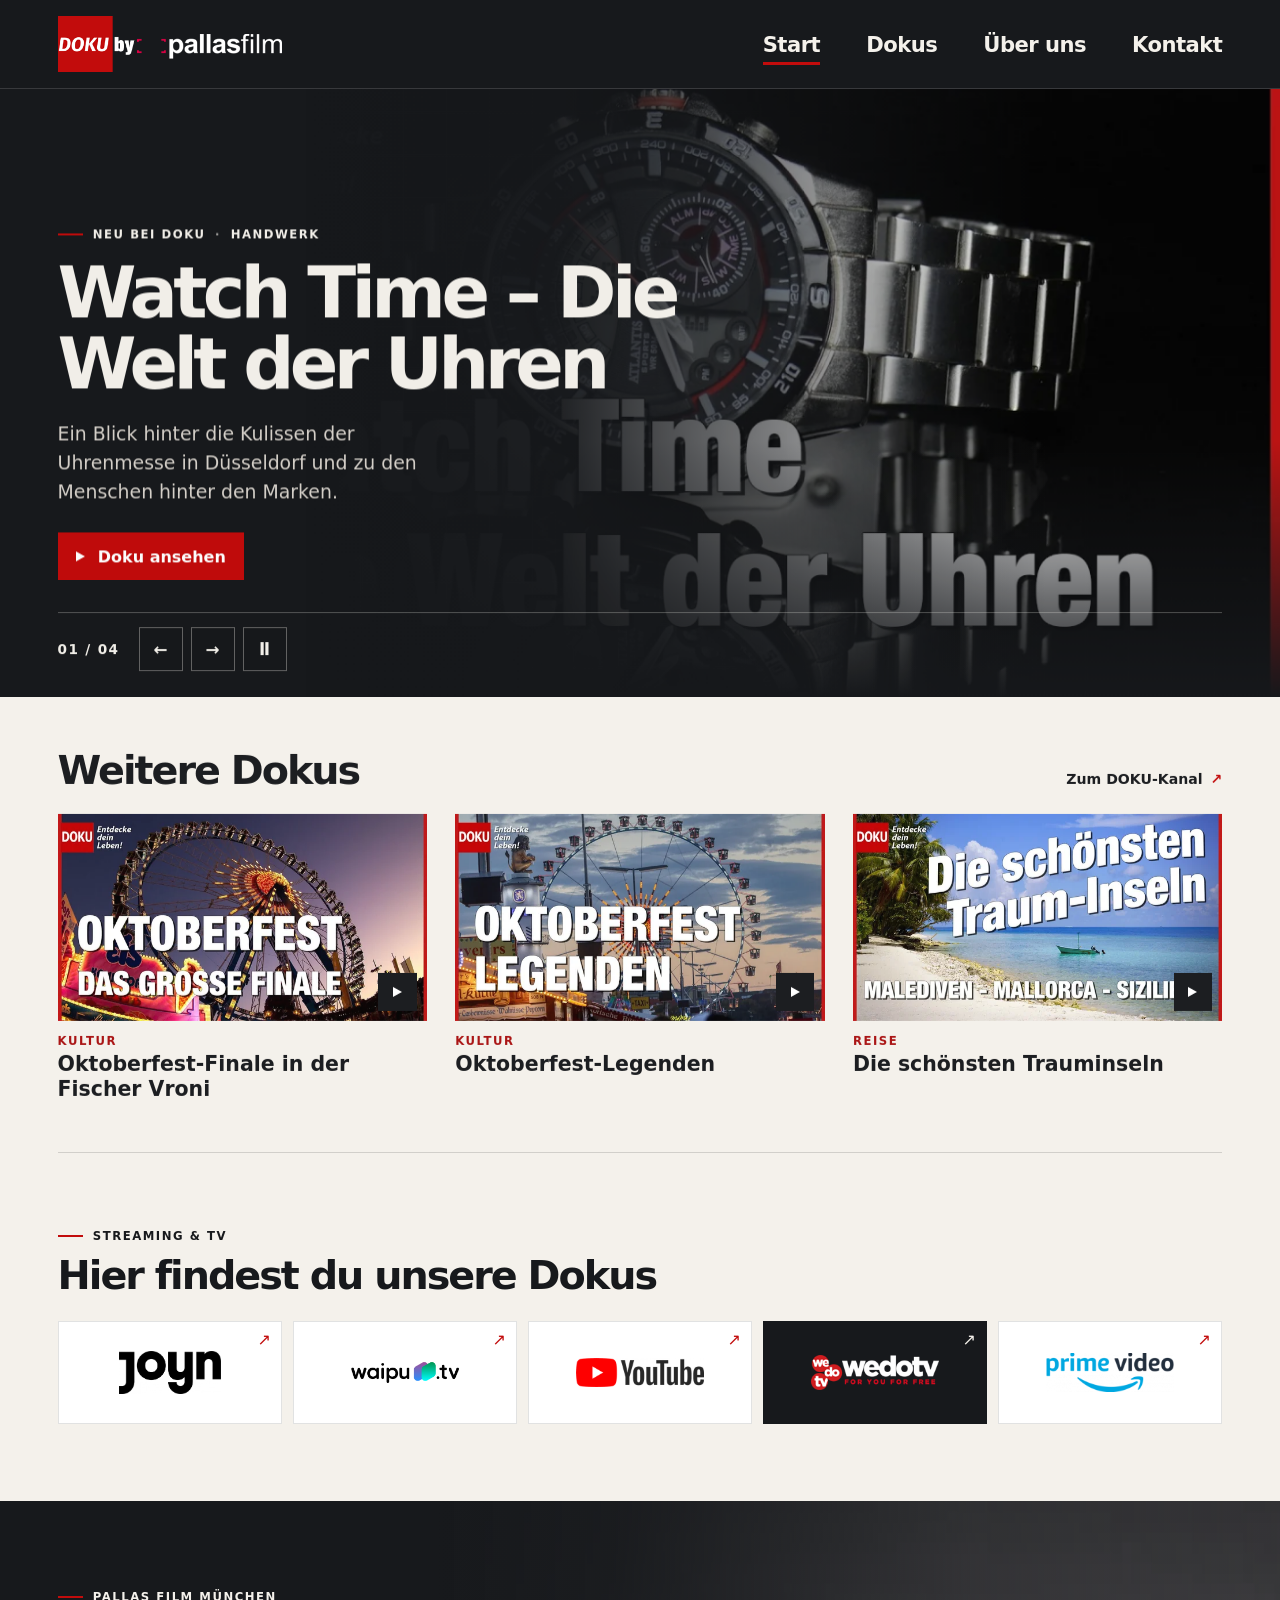
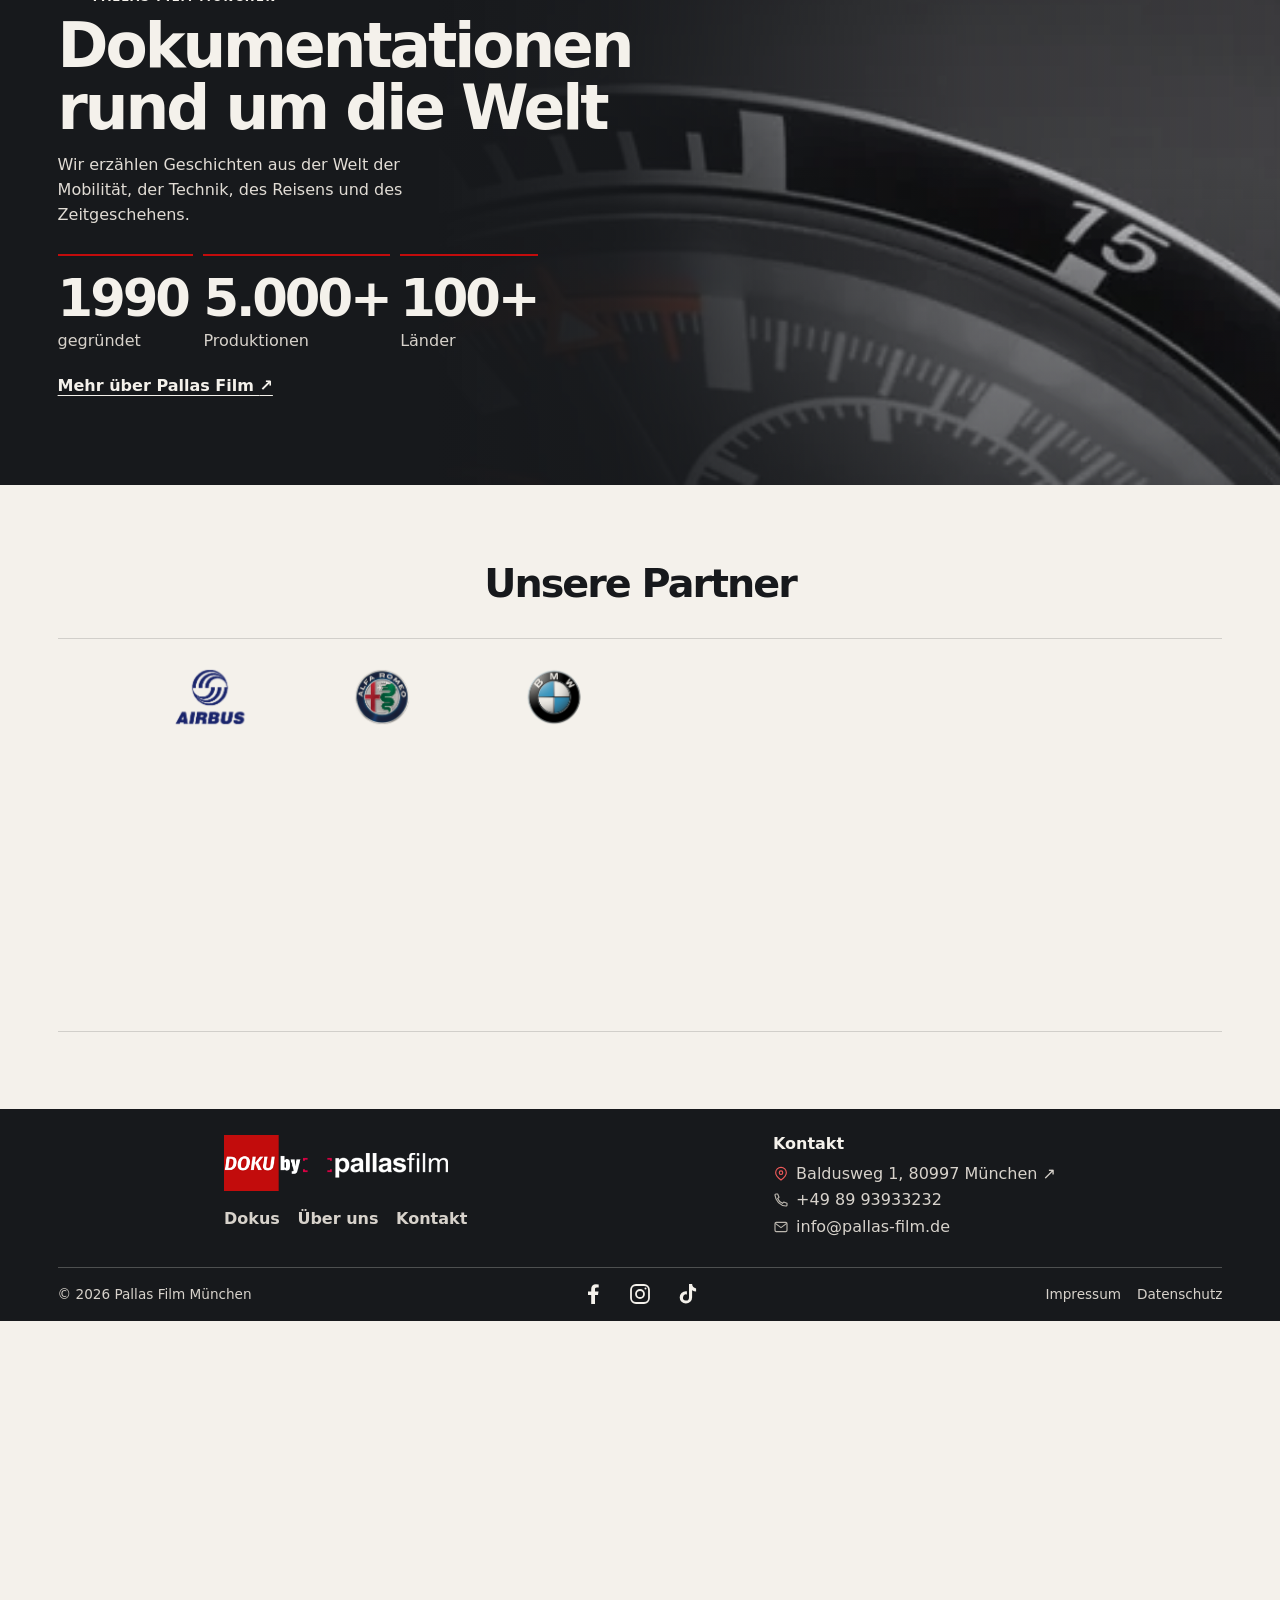
<file: index.html>
<!doctype html><html lang="de"><meta charset="utf-8"><meta name="robots" content="noindex"><meta http-equiv="refresh" content="0;url=entwurf/index.html"><title>Pallas Film</title><a href="entwurf/index.html">Zur Website von Pallas Film</a></html>
</file>
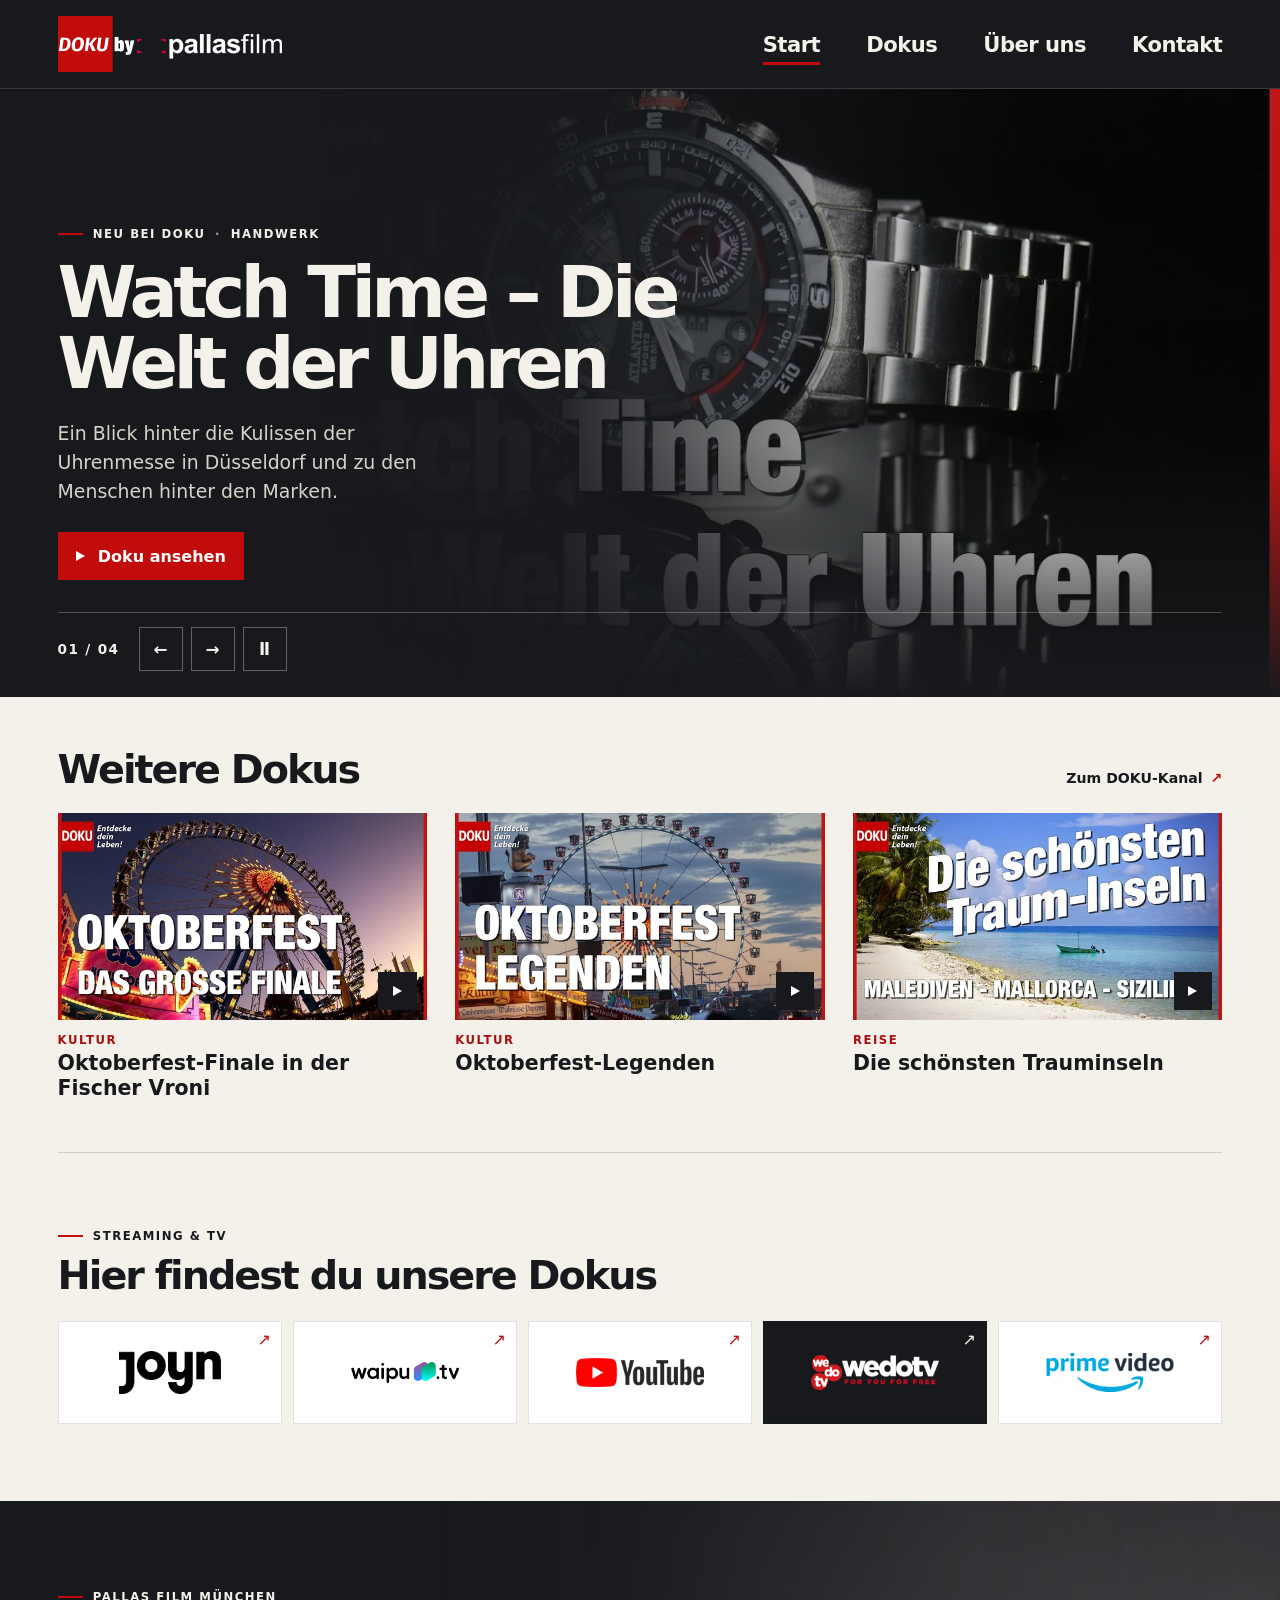
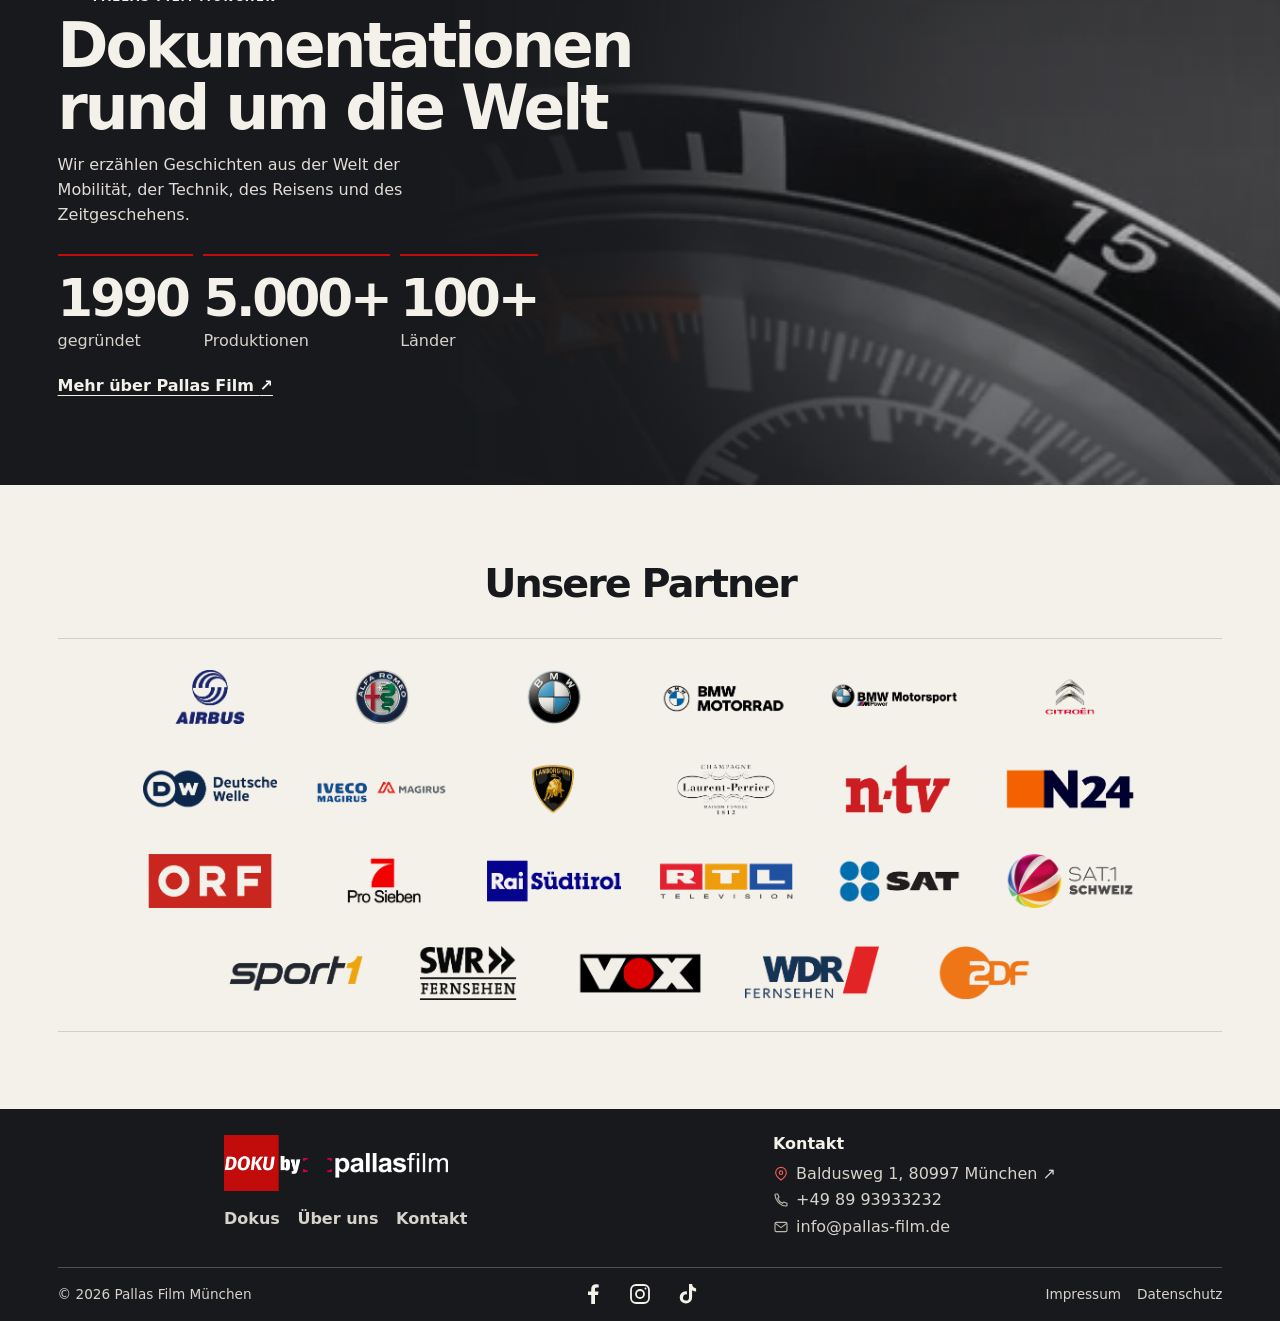
<file: entwurf/index.html>
<!doctype html>
<html lang="de">
<head>
  <meta name="robots" content="noindex">
  <meta charset="utf-8">
  <meta name="viewport" content="width=device-width, initial-scale=1">
  <title>Pallas Film · Dokumentationen und Reportagen</title>
  <meta name="description" content="Pallas Film München: Dokumentationen und Reportagen. Wir erzählen Geschichten aus der Welt der Mobilität, der Technik, des Reisens und des Zeitgeschehens.">
  <meta property="og:type" content="website">
  <meta property="og:locale" content="de_DE">
  <meta property="og:site_name" content="Pallas Film">
  <meta property="og:title" content="Pallas Film · Dokumentationen und Reportagen">
  <meta property="og:description" content="Pallas Film München: Dokumentationen und Reportagen. Wir erzählen Geschichten aus der Welt der Mobilität, der Technik, des Reisens und des Zeitgeschehens.">
  <link rel="icon" href="assets/favicon.png" type="image/png">
  <link rel="preload" as="image" href="assets/uhrenmesse-hero.webp" fetchpriority="high">
  <link rel="stylesheet" href="style.css">
  <script src="feature.js" defer></script>
  <script src="website-inhalte.js" defer></script>
</head>
<body>
  <header class="site-header">
    <div class="wrap header-inner">
      <a class="brand" href="./" aria-label="Pallas Film – Startseite">
        <img src="../images/doku-by-pallas-linie206.png" alt="DOKU by pallasfilm" width="400" height="100">
      </a>
      <nav aria-label="Hauptnavigation">
        <a href="./" aria-current="page">Start</a>
        <a href="dokus.html">Dokus</a>
        <a href="ueber-uns.html">Über uns</a>
        <a href="kontakt.html">Kontakt</a>
      </nav>
    </div>
  </header>
  <main>
    <section class="feature" aria-labelledby="feature-title">
      <div class="feature-art" aria-hidden="true"></div>
      <div class="wrap feature-inner">
        <div class="feature-copy">
          <p class="eyebrow"><span class="red-rule"></span> Neu bei DOKU <span class="dot">·</span> <span id="feature-category">Handwerk</span></p>
          <h1 id="feature-title">Watch Time – Die Welt der Uhren</h1>
          <p class="intro" id="feature-intro">Ein Blick hinter die Kulissen der Uhrenmesse in Düsseldorf und zu den Menschen hinter den Marken.</p>
          <a class="watch" href="https://www.youtube.com/watch?v=6tke-ZVcuN4" target="_blank" rel="noopener"><span class="play" aria-hidden="true"></span> Doku ansehen</a>
        </div>
        <div class="feature-controls" role="group" aria-label="Dokus im Aufmacher">
          <span id="feature-position">01 / 04</span>
          <button type="button" id="feature-prev" aria-label="Vorherige Doku">←</button>
          <button type="button" id="feature-next" aria-label="Nächste Doku">→</button>
          <button type="button" id="feature-toggle" aria-label="Rotation pausieren"><span aria-hidden="true">Ⅱ</span></button>
          <span id="feature-status" class="visually-hidden" role="status"></span>
        </div>
      </div>
    </section>
    <section id="dokus" class="films wrap" aria-labelledby="films-title">
      <div class="section-heading">
        <h2 id="films-title" data-edit="index.weitere-dokus">Weitere Dokus</h2>
        <a href="https://www.youtube.com/@DOKU_VIDEO" target="_blank" rel="noopener">Zum DOKU-Kanal <span aria-hidden="true">↗</span></a>
      </div>
      <div class="film-grid">
        <article>
          <a class="film" href="https://www.youtube.com/watch?v=nFKBXVDtjhQ" target="_blank" rel="noopener">
            <div class="thumbnail"><img src="assets/wiesn-karte.webp" alt="" width="640" height="360" loading="lazy" decoding="async"><span class="film-play" aria-hidden="true"><span class="play"></span></span></div>
            <p class="film-category">Kultur</p>
            <h3>Oktoberfest-Finale in der Fischer Vroni</h3>
          </a>
        </article>
        <article>
          <a class="film" href="https://www.youtube.com/watch?v=T_TEwargiB0" target="_blank" rel="noopener">
            <div class="thumbnail"><img src="assets/legenden-karte.webp" alt="" width="640" height="360" loading="lazy" decoding="async"><span class="film-play" aria-hidden="true"><span class="play"></span></span></div>
            <p class="film-category">Kultur</p>
            <h3>Oktoberfest-Legenden</h3>
          </a>
        </article>
        <article>
          <a class="film" href="https://www.youtube.com/watch?v=dl2eexe4mcw" target="_blank" rel="noopener">
            <div class="thumbnail"><img src="assets/inseln-karte.webp" alt="" width="640" height="360" loading="lazy" decoding="async"><span class="film-play" aria-hidden="true"><span class="play"></span></span></div>
            <p class="film-category">Reise</p>
            <h3>Die schönsten Trauminseln</h3>
          </a>
        </article>
      </div>
    </section>
    <section class="platforms wrap" aria-labelledby="platforms-title">
      <p class="eyebrow"><span class="red-rule"></span> Streaming &amp; TV</p>
      <h2 id="platforms-title" data-edit="index.plattformen">Hier findest du unsere Dokus</h2>
      <ul class="platform-grid">
        <li><a href="https://www.joyn.de/mediatheken/doku" target="_blank" rel="noopener" aria-label="Joyn"><img src="../images/joyn_logo.png" alt="" width="307" height="129"><span aria-hidden="true">↗</span></a></li>
        <li><a href="https://www.waipu.tv/sender/doku/" target="_blank" rel="noopener" aria-label="waipu.tv"><img src="../images/waipu_tv_logo.png" alt="" width="400" height="160"><span aria-hidden="true">↗</span></a></li>
        <li><a href="https://www.youtube.com/@DOKU_VIDEO" target="_blank" rel="noopener" aria-label="YouTube"><img src="../images/yt_logo_rgb_light.png" alt="" width="384" height="86"><span aria-hidden="true">↗</span></a></li>
        <li><a href="https://www.wedotv.com/de-de/" target="_blank" rel="noopener" aria-label="wedotv"><img src="../images/logo-wedotv-190x50.png" alt="" width="190" height="51"><span aria-hidden="true">↗</span></a></li>
        <li><a href="https://www.amazon.de/gp/video/storefront" target="_blank" rel="noopener" aria-label="Prime Video"><img src="../images/prime_video_logo-183x55.png" alt="" width="183" height="55"><span aria-hidden="true">↗</span></a></li>
      </ul>
    </section>
    <section class="studio studio-watch" id="pallas-film" aria-labelledby="studio-title">
      <div class="studio-watch-art" aria-hidden="true">
        <img src="assets/studio-uhr.webp" alt="" width="882" height="228" loading="lazy">
      </div>
      <div class="wrap studio-inner">
        <div>
          <p class="eyebrow"><span class="red-rule"></span> Pallas Film München</p>
          <h2 id="studio-title" data-edit="index.studio-titel">Dokumentationen rund um die Welt</h2>
          <p class="studio-intro" data-edit="index.studio-text">Wir erzählen Geschichten aus der Welt der Mobilität, der Technik, des Reisens und des Zeitgeschehens.</p>
        </div>
        <dl class="studio-facts">
          <div><dt>1990</dt><dd>gegründet</dd></div>
          <div><dt>5.000+</dt><dd>Produktionen</dd></div>
          <div><dt>100+</dt><dd>Länder</dd></div>
        </dl>
        <a href="ueber-uns.html">Mehr über Pallas Film <span aria-hidden="true">↗</span></a>
      </div>
    </section>
    <section class="partners" id="partner" aria-labelledby="partners-title">
      <div class="wrap">
        <h2 id="partners-title" data-edit="index.partner">Unsere Partner</h2>
        <ul class="partner-grid">
          <li><img src="../images/kunden/airbus.png" alt="Airbus" width="283" height="113" loading="lazy"></li>
          <li><img src="../images/kunden/alfa-romeo.png" alt="Alfa Romeo" width="283" height="113" loading="lazy"></li>
          <li><img src="../images/kunden/bmw.png" alt="BMW" width="283" height="113" loading="lazy"></li>
          <li><img src="../images/kunden/bmw_motorrad.png" alt="BMW Motorrad" width="283" height="113" loading="lazy"></li>
          <li><img src="../images/kunden/bmw_motorsport.png" alt="BMW Motorsport" width="283" height="113" loading="lazy"></li>
          <li><img src="../images/kunden/citroen.png" alt="Citroën" width="283" height="113" loading="lazy"></li>
          <li><img src="../images/kunden/deutsche_welle.png" alt="Deutsche Welle" width="283" height="113" loading="lazy"></li>
          <li><img src="../images/kunden/iveco_magirus.png" alt="Iveco Magirus" width="283" height="113" loading="lazy"></li>
          <li><img src="../images/kunden/lamborghini.png" alt="Lamborghini" width="283" height="113" loading="lazy"></li>
          <li><img src="../images/kunden/laurent_perrier.png" alt="Laurent-Perrier" width="283" height="113" loading="lazy"></li>
          <li><img src="../images/kunden/n-tv.png" alt="ntv" width="283" height="113" loading="lazy"></li>
          <li><img src="../images/kunden/n24.png" alt="N24" width="283" height="113" loading="lazy"></li>
          <li><img src="../images/kunden/orf.png" alt="ORF" width="283" height="113" loading="lazy"></li>
          <li><img src="../images/kunden/pro7.png" alt="ProSieben" width="283" height="113" loading="lazy"></li>
          <li><img src="../images/kunden/rai_suedtirol.png" alt="RAI Südtirol" width="283" height="113" loading="lazy"></li>
          <li><img src="../images/kunden/rtl.png" alt="RTL" width="283" height="113" loading="lazy"></li>
          <li><img src="../images/kunden/sat.png" alt="SAT" width="283" height="113" loading="lazy"></li>
          <li><img src="../images/kunden/sat1_suisse.png" alt="Sat.1 Schweiz" width="283" height="113" loading="lazy"></li>
          <li><img src="../images/kunden/sport1.png" alt="Sport1" width="283" height="113" loading="lazy"></li>
          <li><img src="../images/kunden/swr.png" alt="SWR" width="283" height="113" loading="lazy"></li>
          <li><img src="../images/kunden/vox.png" alt="VOX" width="283" height="113" loading="lazy"></li>
          <li><img src="../images/kunden/wdr.png" alt="WDR" width="283" height="113" loading="lazy"></li>
          <li><img src="../images/kunden/zdf.png" alt="ZDF" width="283" height="113" loading="lazy"></li>
        </ul>
      </div>
    </section>
  </main>
  <footer class="site-footer" id="footer">
    <div class="wrap">
      <div class="footer-main">
        <div class="footer-brand">
          <a class="brand" href="./" aria-label="Pallas Film – Startseite"><img src="../images/doku-by-pallas-linie206.png" alt="DOKU by pallasfilm" width="400" height="100"></a>
          <ul aria-label="Seitenlinks">
            <li><a href="dokus.html">Dokus</a></li>
            <li><a href="ueber-uns.html">Über uns</a></li>
            <li><a href="kontakt.html">Kontakt</a></li>
          </ul>
        </div>
        <div>
          <h2>Kontakt</h2>
          <address>
            <a class="footer-contact-link footer-location" href="https://www.google.com/maps/dir/?api=1&amp;destination=Baldusweg%201%2C%2080997%20M%C3%BCnchen" target="_blank" rel="noopener">
              <svg viewBox="0 0 24 24" fill="none" stroke="currentColor" stroke-width="1.7" aria-hidden="true"><path d="M20 10c0 5-8 11-8 11S4 15 4 10a8 8 0 1 1 16 0Z"/><circle cx="12" cy="10" r="2.6"/></svg>
              <span>Baldusweg 1, 80997 München <span aria-hidden="true">↗</span><span class="visually-hidden"> · Route in Google Maps planen</span></span>
            </a>
            <a class="footer-contact-link" href="tel:+498993933232">
              <svg viewBox="0 0 24 24" fill="none" stroke="currentColor" stroke-width="1.7" stroke-linecap="round" stroke-linejoin="round" aria-hidden="true"><path d="M7 3H4.5A1.5 1.5 0 0 0 3 4.7 18 18 0 0 0 19.3 21a1.5 1.5 0 0 0 1.7-1.5V17l-5-2-1.7 2a14 14 0 0 1-7.3-7.3L9 8Z"/></svg>
              <span>+49 89 93933232</span>
            </a>
            <a class="footer-contact-link" href="mailto:info@pallas-film.de">
              <svg viewBox="0 0 24 24" fill="none" stroke="currentColor" stroke-width="1.7" stroke-linecap="round" stroke-linejoin="round" aria-hidden="true"><rect x="3" y="5" width="18" height="14" rx="2"/><path d="m4 7 8 6 8-6"/></svg>
              <span>info@pallas-film.de</span>
            </a>
          </address>
        </div>
      </div>
      <div class="footer-bottom">
        <p>© 2026 Pallas Film München</p>
        <ul class="footer-social" aria-label="Social Media">
            <li><a href="https://www.facebook.com/claus.elssmann/" target="_blank" rel="noopener" aria-label="Facebook" title="Facebook">
              <svg viewBox="0 0 24 24" fill="currentColor" aria-hidden="true"><path d="M14 22v-9h3l.5-3.5H14V7.3c0-1 .3-1.8 1.8-1.8h1.9V2.4a24 24 0 0 0-2.8-.2c-2.8 0-4.7 1.7-4.7 4.8v2.5H7V13h3.2v9Z"/></svg>
            </a></li>
            <li><a href="https://www.instagram.com/pallas_film/" target="_blank" rel="noopener" aria-label="Instagram" title="Instagram">
              <svg viewBox="0 0 24 24" fill="none" stroke="currentColor" stroke-width="1.8" aria-hidden="true"><rect x="3" y="3" width="18" height="18" rx="5"/><circle cx="12" cy="12" r="4"/><circle cx="17.5" cy="6.5" r="1" fill="currentColor" stroke="none"/></svg>
            </a></li>
            <li><a href="https://www.tiktok.com/@pallasfilm" target="_blank" rel="noopener" aria-label="TikTok" title="TikTok">
              <svg viewBox="0 0 24 24" fill="currentColor" aria-hidden="true"><path d="M14 2h3.1a5 5 0 0 0 4 4.4v3.2a8 8 0 0 1-4-1.3v7.1a6.2 6.2 0 1 1-6.2-6.2c.4 0 .7 0 1 .1v3.3a3 3 0 1 0 2.1 2.8Z"/></svg>
            </a></li>
          </ul>
        <ul><li><a href="impressum.html">Impressum</a></li><li><a href="datenschutz.html">Datenschutz</a></li></ul>
      </div>
    </div>
  </footer>
</body>
</html>
</file>
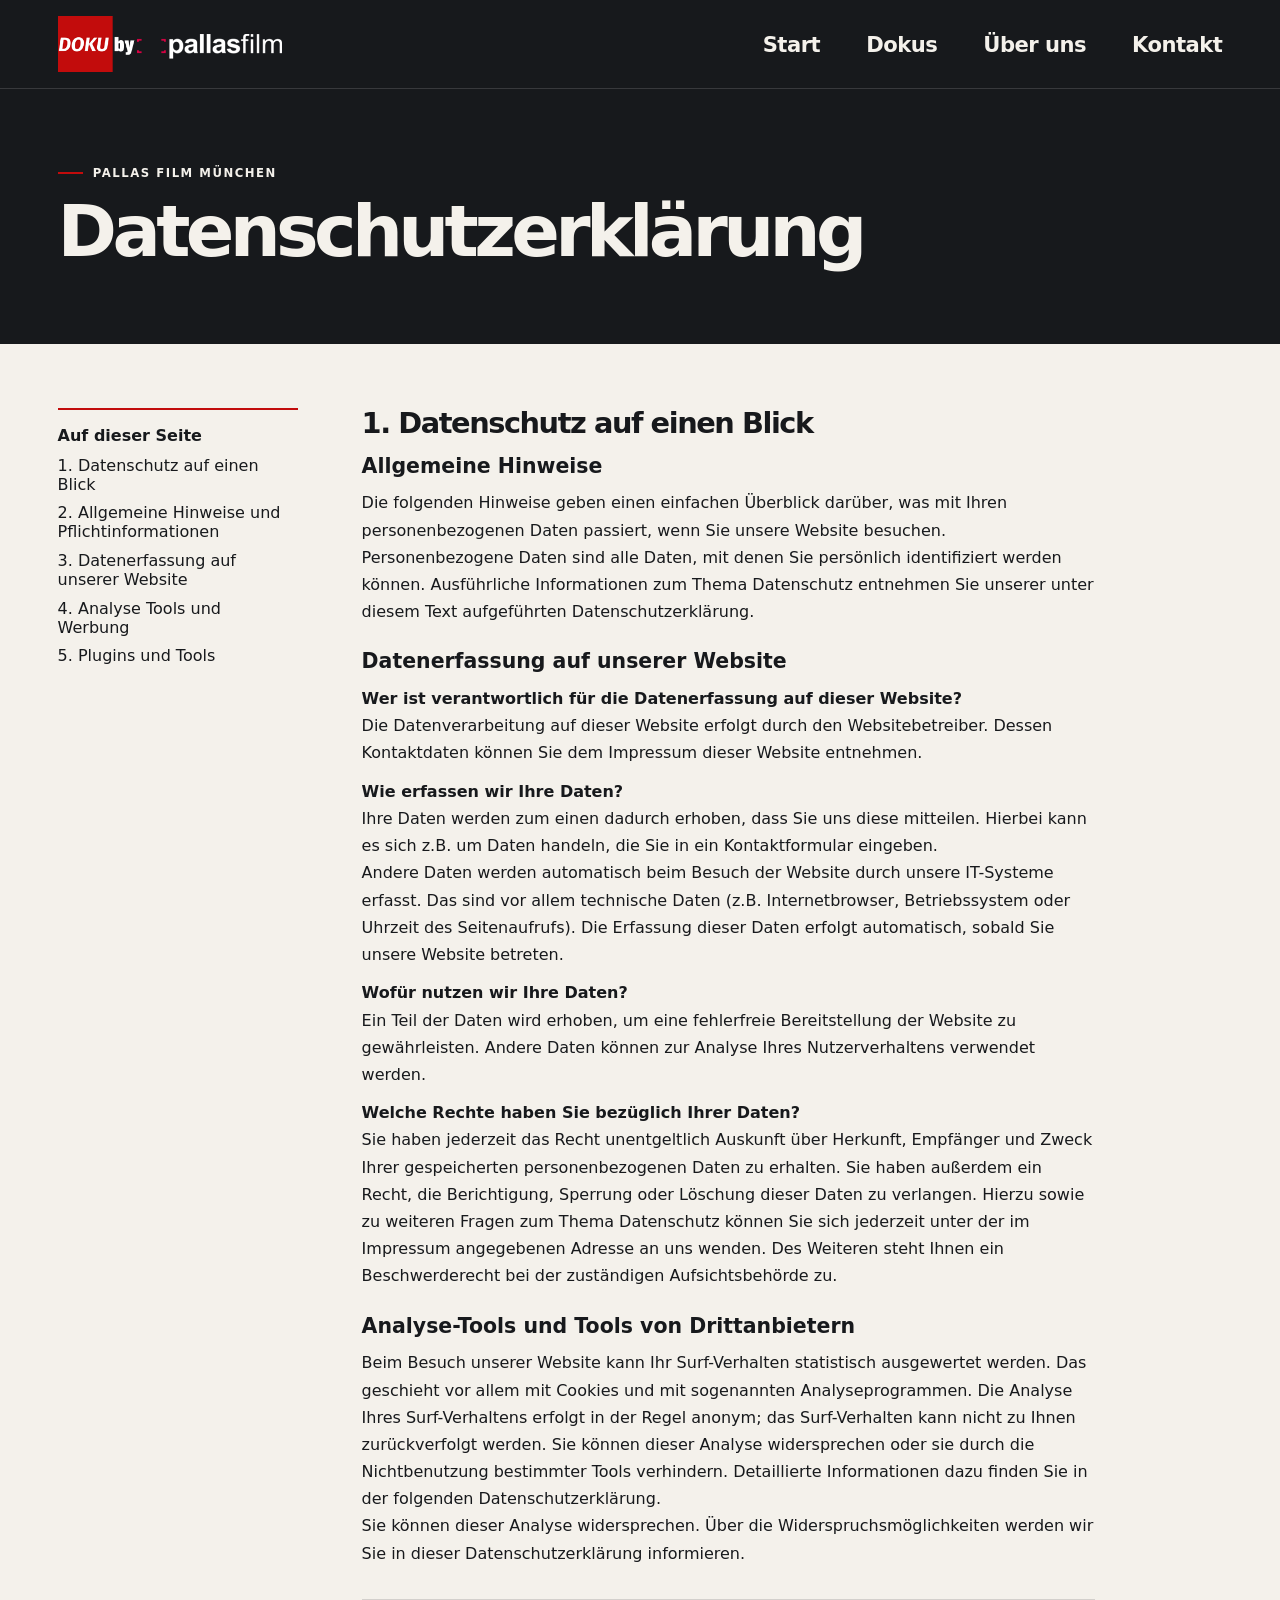
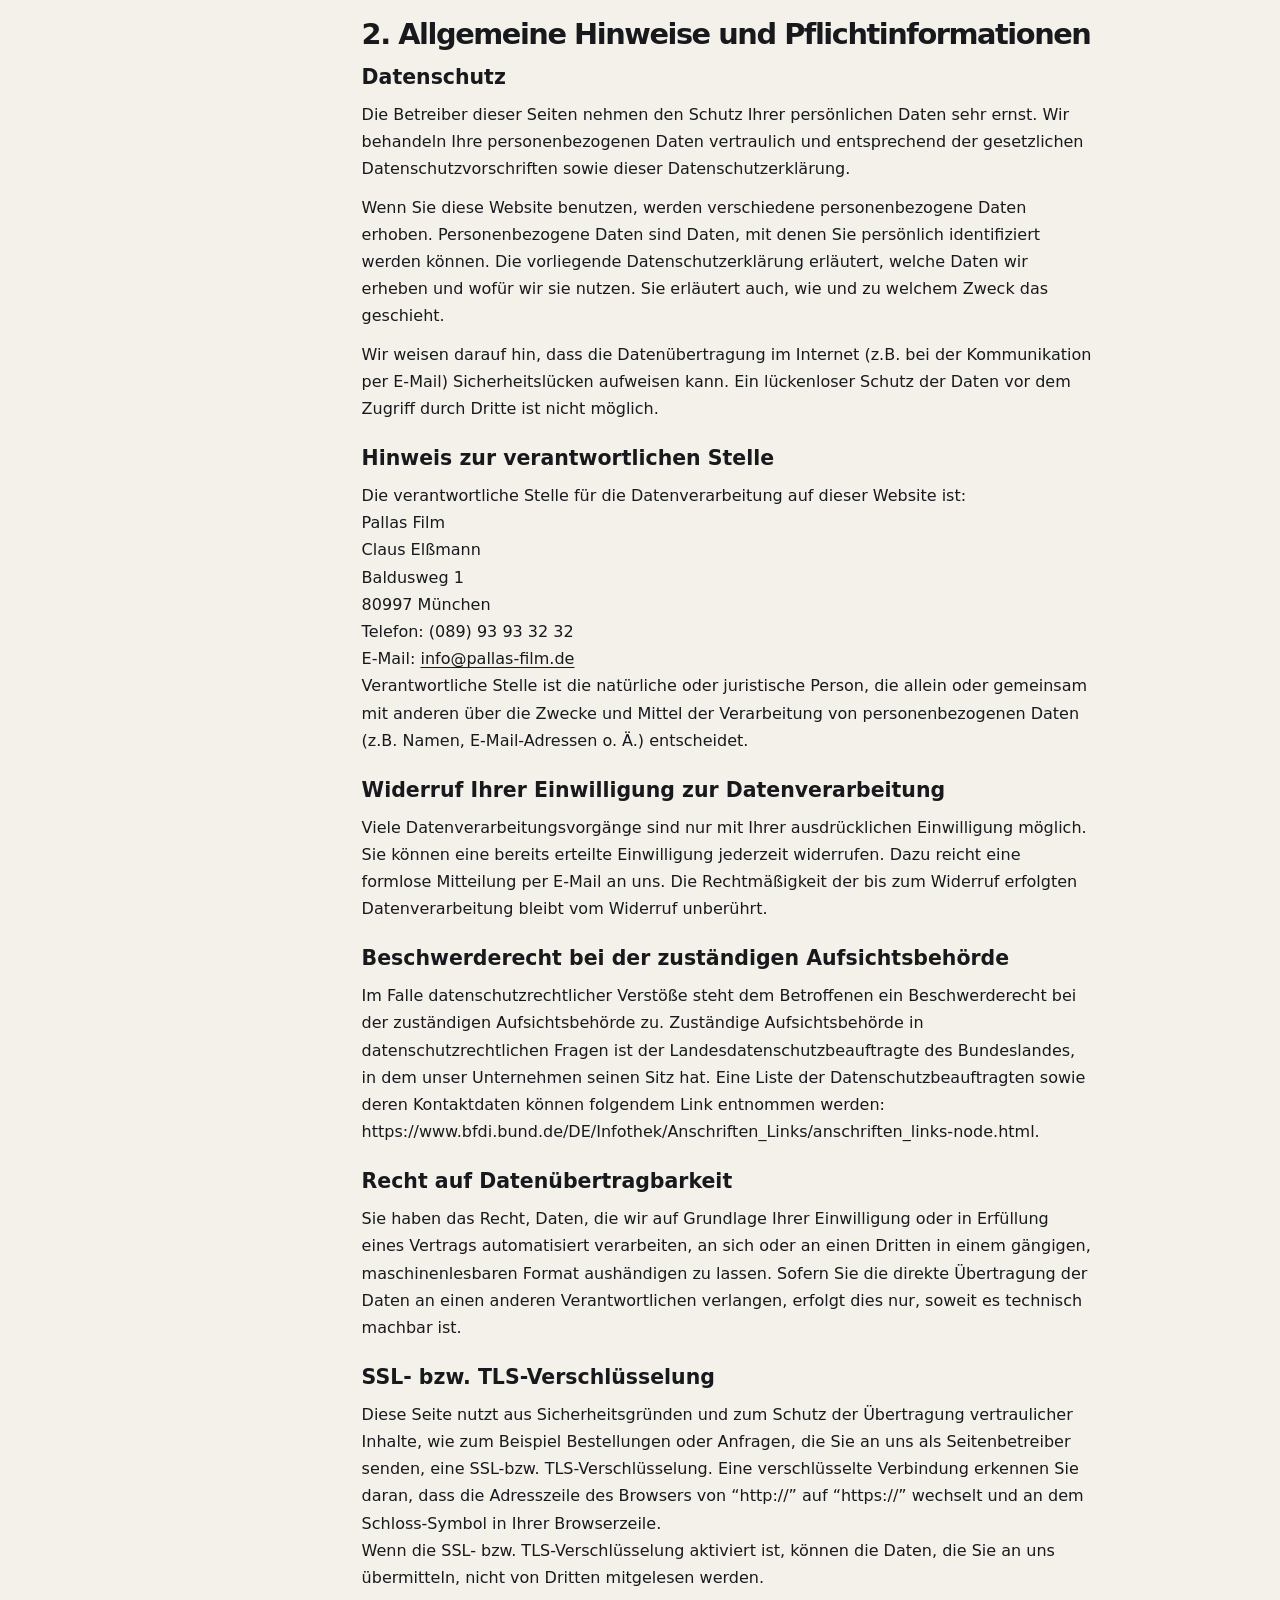
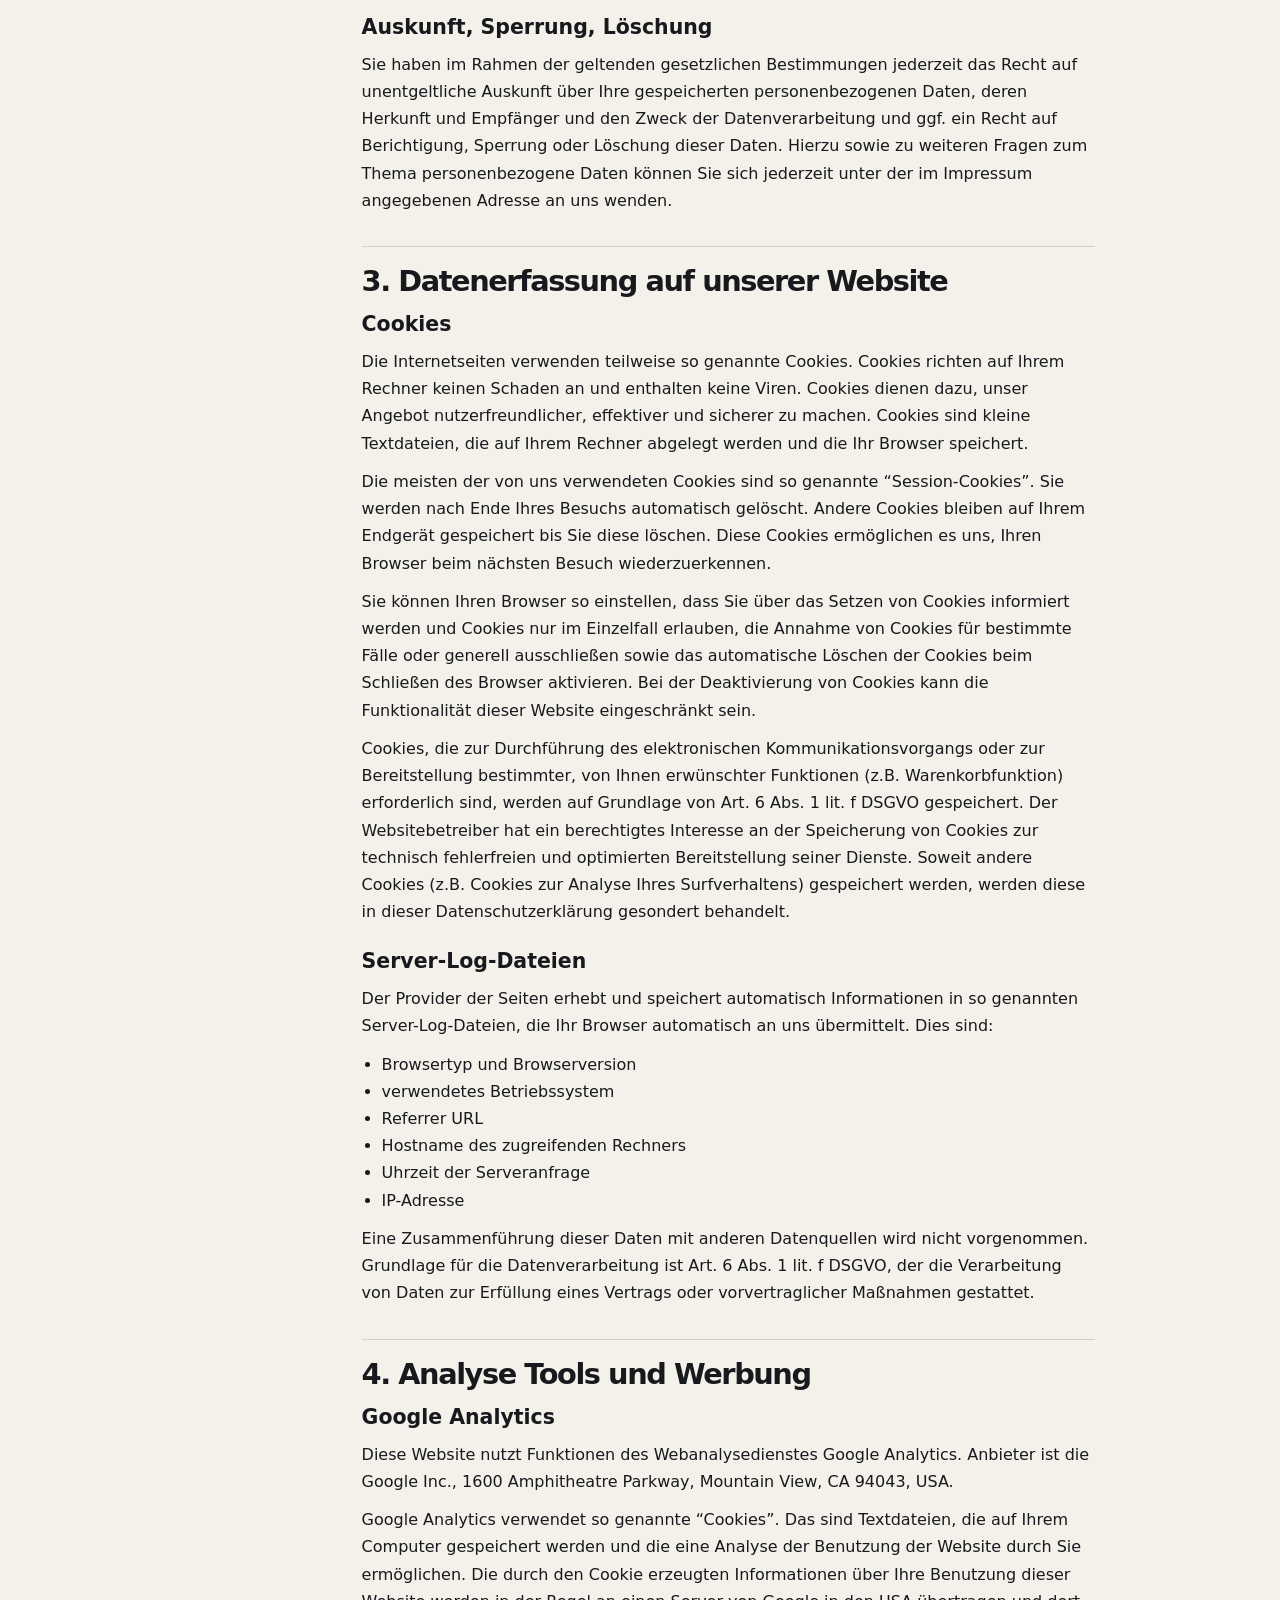
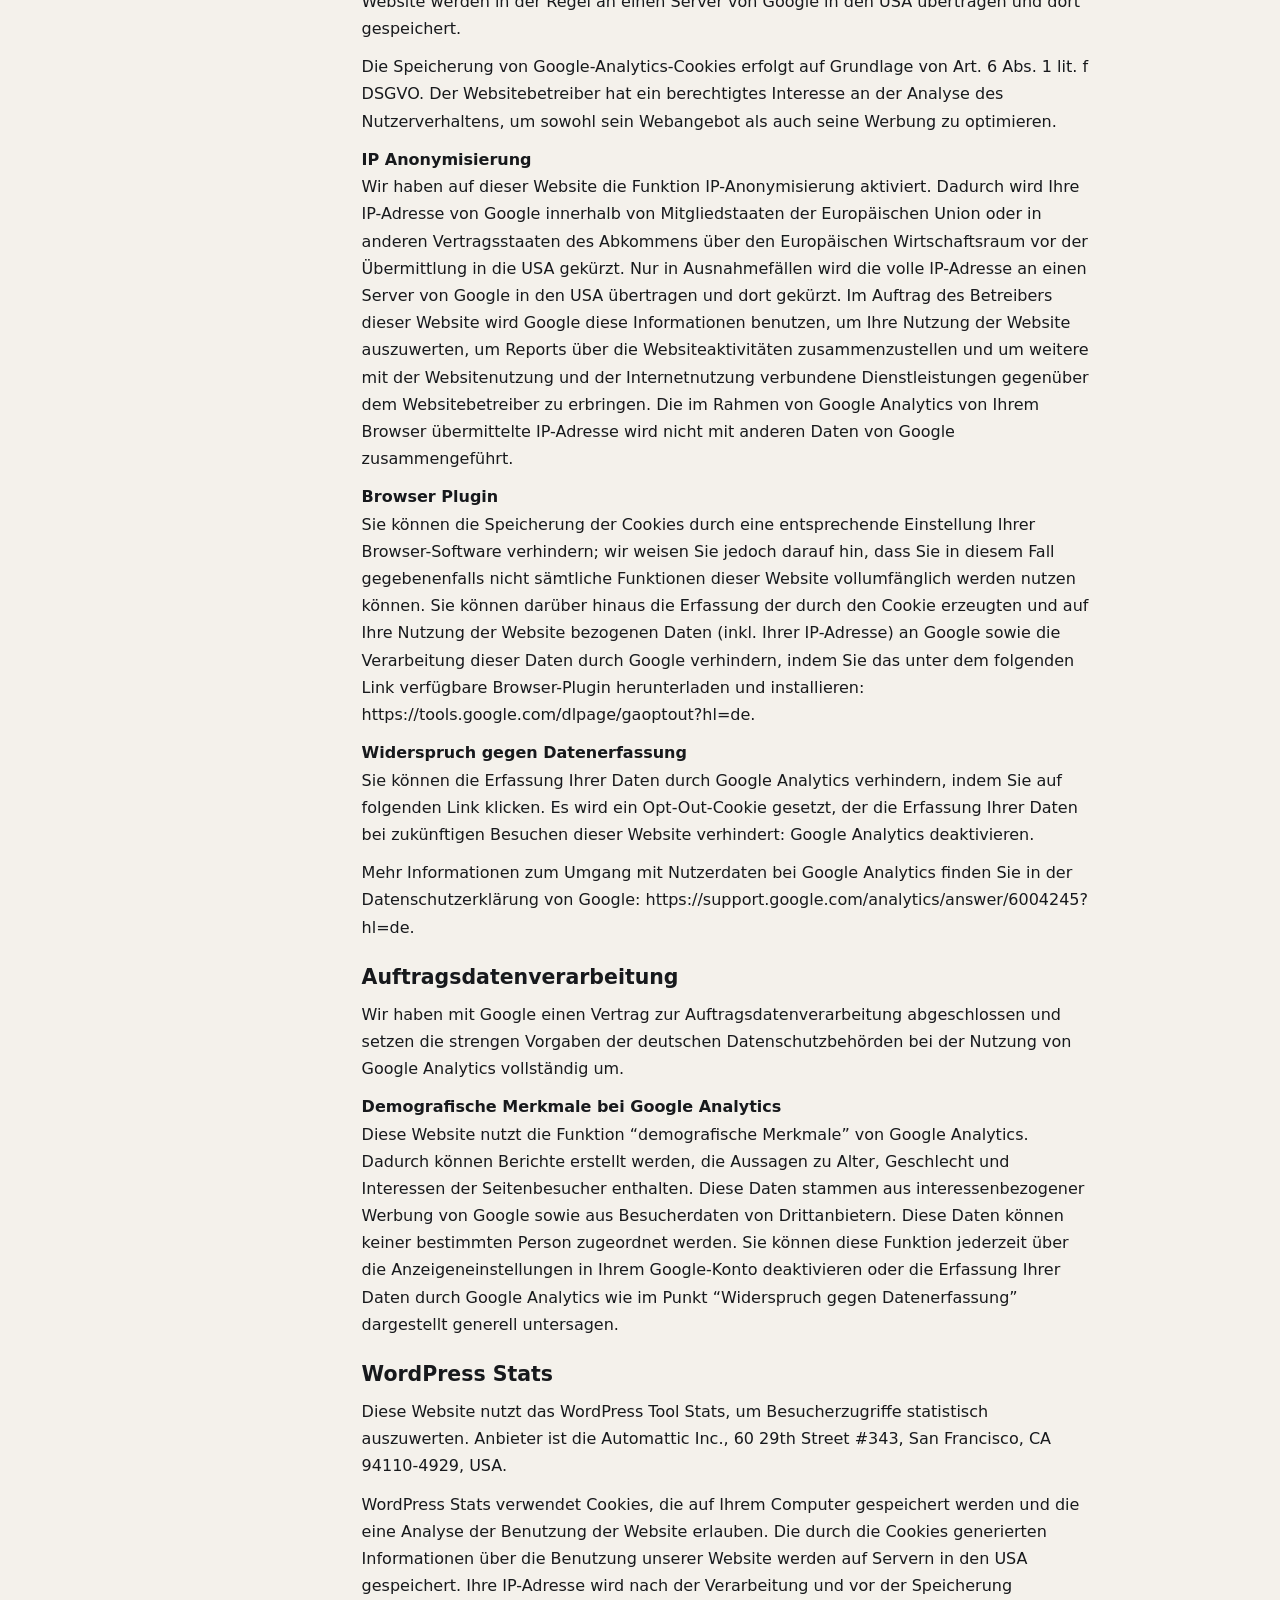
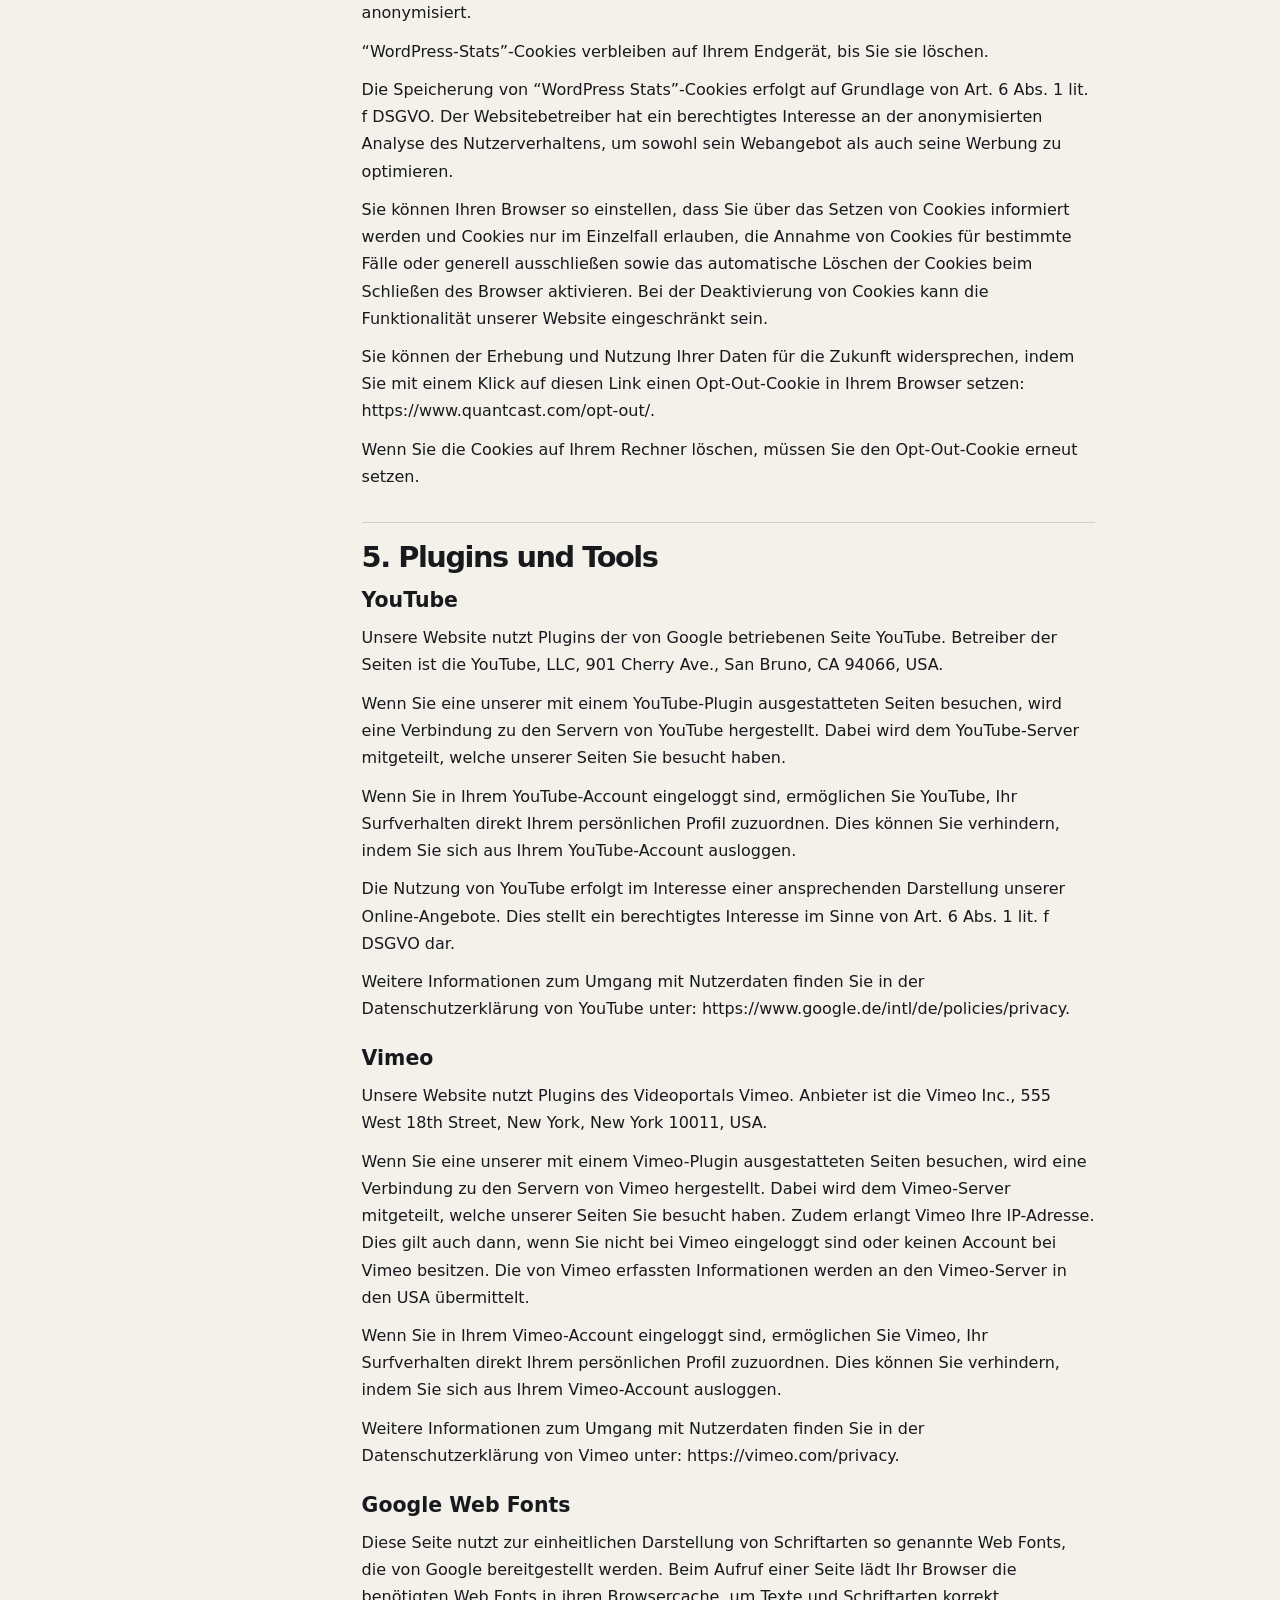
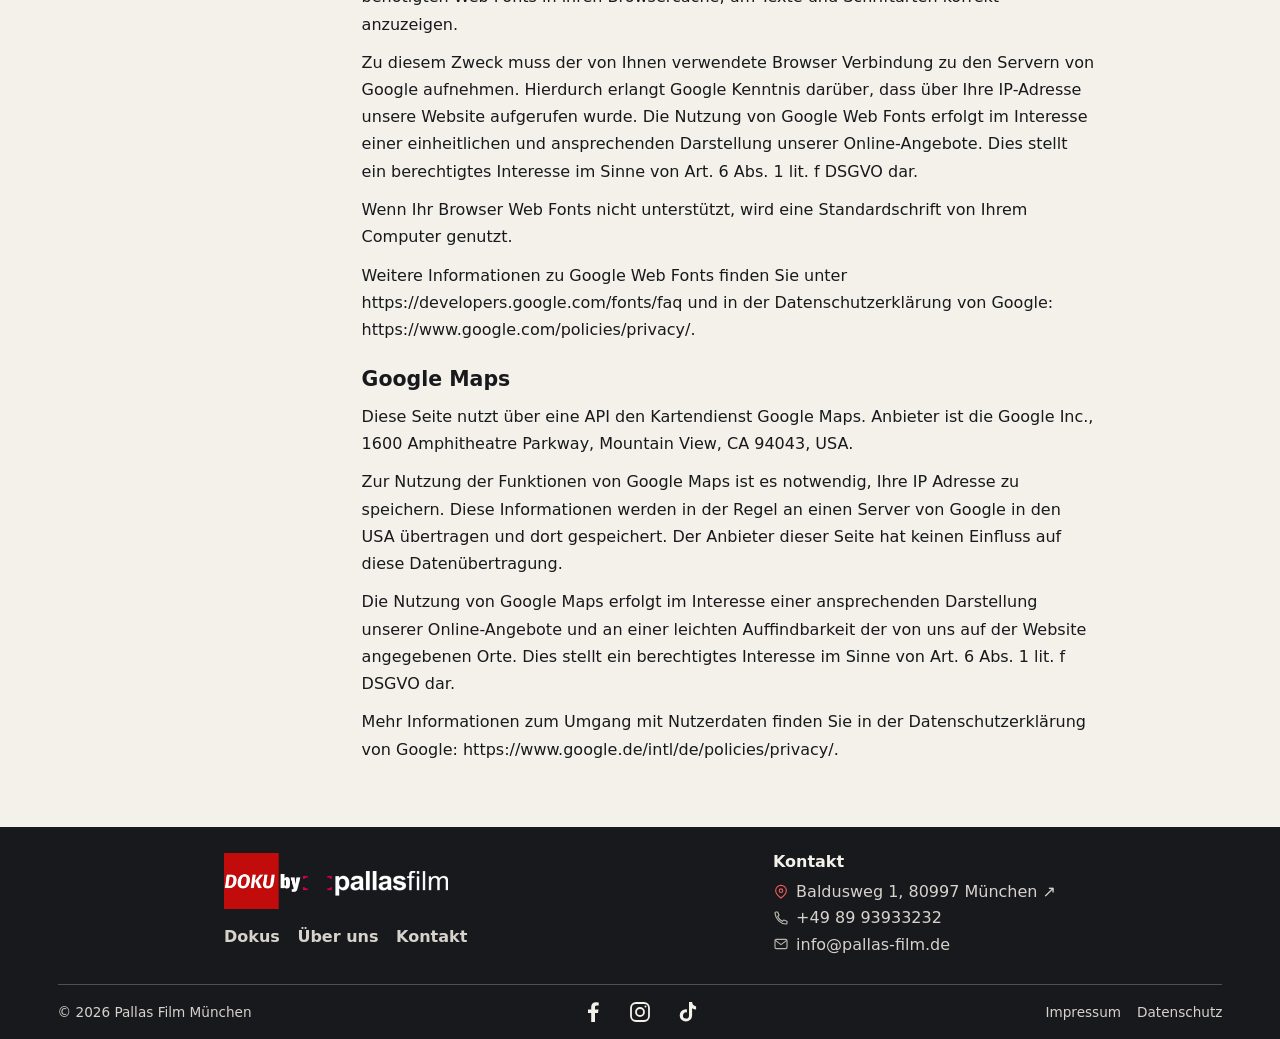
<file: entwurf/datenschutz.html>
<!doctype html>
<html lang="de">
<head>
  <meta name="robots" content="noindex">
  <meta charset="utf-8">
  <meta name="viewport" content="width=device-width, initial-scale=1">
  <title>Datenschutzerklärung · Pallas Film München</title>
  <meta name="description" content="Datenschutzerklärung von Pallas Film München.">
  <meta property="og:type" content="website">
  <meta property="og:locale" content="de_DE">
  <meta property="og:site_name" content="Pallas Film">
  <meta property="og:title" content="Datenschutzerklärung · Pallas Film München">
  <meta property="og:description" content="Datenschutzerklärung von Pallas Film München.">
  <link rel="icon" href="assets/favicon.png" type="image/png">
  <link rel="stylesheet" href="style.css">
</head>
<body class="legal-shell">
  <header class="site-header">
    <div class="wrap header-inner">
      <a class="brand" href="./" aria-label="Pallas Film – Startseite">
        <img src="../images/doku-by-pallas-linie206.png" alt="DOKU by pallasfilm" width="400" height="100">
      </a>
      <nav aria-label="Hauptnavigation">
        <a href="./">Start</a>
        <a href="dokus.html">Dokus</a>
        <a href="ueber-uns.html">Über uns</a>
        <a href="kontakt.html">Kontakt</a>
      </nav>
    </div>
  </header>
  <main class="legal-page">
    <header class="legal-heading">
      <div class="wrap">
        <p class="eyebrow"><span class="red-rule"></span> Pallas Film München</p>
        <h1>Datenschutzerklärung</h1>
      </div>
    </header>
    <div class="wrap legal-layout">
      <aside class="legal-index"><p>Auf dieser Seite</p><ul><li><a href="#abschnitt-1">1. Datenschutz auf einen Blick</a></li><li><a href="#abschnitt-2">2. Allgemeine Hinweise und Pflichtinformationen</a></li><li><a href="#abschnitt-3">3. Datenerfassung auf unserer Website</a></li><li><a href="#abschnitt-4">4. Analyse Tools und Werbung</a></li><li><a href="#abschnitt-5">5. Plugins und Tools</a></li></ul></aside>
      <article class="legal-copy">
<h2 id="abschnitt-1">1. Datenschutz auf einen Blick</h2>
<h3>Allgemeine Hinweise</h3>
<p>Die folgenden Hinweise geben einen einfachen Überblick darüber, was mit Ihren personenbezogenen Daten passiert, wenn Sie unsere Website besuchen. Personenbezogene Daten sind alle Daten, mit denen Sie persönlich identifiziert werden können. Ausführliche Informationen zum Thema Datenschutz entnehmen Sie unserer unter diesem Text aufgeführten Datenschutzerklärung.</p>
<h3>Datenerfassung auf unserer Website</h3>
<p><strong>Wer ist verantwortlich für die Datenerfassung auf dieser Website?</strong><br>Die Datenverarbeitung auf dieser Website erfolgt durch den Websitebetreiber. Dessen Kontaktdaten können Sie dem Impressum dieser Website entnehmen.</p>
<p><strong>Wie erfassen wir Ihre Daten?</strong><br>Ihre Daten werden zum einen dadurch erhoben, dass Sie uns diese mitteilen. Hierbei kann es sich z.B. um Daten handeln, die Sie in ein Kontaktformular eingeben.<br>Andere Daten werden automatisch beim Besuch der Website durch unsere IT-Systeme erfasst. Das sind vor allem technische Daten (z.B. Internetbrowser, Betriebssystem oder Uhrzeit des Seitenaufrufs). Die Erfassung dieser Daten erfolgt automatisch, sobald Sie unsere Website betreten.</p>
<p><strong>Wofür nutzen wir Ihre Daten?</strong><br>Ein Teil der Daten wird erhoben, um eine fehlerfreie Bereitstellung der Website zu gewährleisten. Andere Daten können zur Analyse Ihres Nutzerverhaltens verwendet werden.</p>
<p><strong>Welche Rechte haben Sie bezüglich Ihrer Daten?</strong><br>Sie haben jederzeit das Recht unentgeltlich Auskunft über Herkunft, Empfänger und Zweck Ihrer gespeicherten personenbezogenen Daten zu erhalten. Sie haben außerdem ein Recht, die Berichtigung, Sperrung oder Löschung dieser Daten zu verlangen. Hierzu sowie zu weiteren Fragen zum Thema Datenschutz können Sie sich jederzeit unter der im Impressum angegebenen Adresse an uns wenden. Des Weiteren steht Ihnen ein Beschwerderecht bei der zuständigen Aufsichtsbehörde zu.</p>
<h3>Analyse-Tools und Tools von Drittanbietern</h3>
<p>Beim Besuch unserer Website kann Ihr Surf-Verhalten statistisch ausgewertet werden. Das geschieht vor allem mit Cookies und mit sogenannten Analyseprogrammen. Die Analyse Ihres Surf-Verhaltens erfolgt in der Regel anonym; das Surf-Verhalten kann nicht zu Ihnen zurückverfolgt werden. Sie können dieser Analyse widersprechen oder sie durch die Nichtbenutzung bestimmter Tools verhindern. Detaillierte Informationen dazu finden Sie in der folgenden Datenschutzerklärung.<br>Sie können dieser Analyse widersprechen. Über die Widerspruchsmöglichkeiten werden wir Sie in dieser Datenschutzerklärung informieren.</p>
<h2 id="abschnitt-2">2. Allgemeine Hinweise und Pflichtinformationen</h2>
<h3>Datenschutz</h3>
<p>Die Betreiber dieser Seiten nehmen den Schutz Ihrer persönlichen Daten sehr ernst. Wir behandeln Ihre personenbezogenen Daten vertraulich und entsprechend der gesetzlichen Datenschutzvorschriften sowie dieser Datenschutzerklärung.</p>
<p>Wenn Sie diese Website benutzen, werden verschiedene personenbezogene Daten erhoben. Personenbezogene Daten sind Daten, mit denen Sie persönlich identifiziert werden können. Die vorliegende Datenschutzerklärung erläutert, welche Daten wir erheben und wofür wir sie nutzen. Sie erläutert auch, wie und zu welchem Zweck das geschieht.</p>
<p>Wir weisen darauf hin, dass die Datenübertragung im Internet (z.B. bei der Kommunikation per E-Mail) Sicherheitslücken aufweisen kann. Ein lückenloser Schutz der Daten vor dem Zugriff durch Dritte ist nicht möglich.</p>
<h3>Hinweis zur verantwortlichen Stelle</h3>
<p>Die verantwortliche Stelle für die Datenverarbeitung auf dieser Website ist:<br>Pallas Film<br>Claus Elßmann<br>Baldusweg 1<br>80997 München<br>Telefon: (089) 93 93 32 32<br>E-Mail: <a href="mailto:info@pallas-film.de">info@pallas-film.de</a><br>Verantwortliche Stelle ist die natürliche oder juristische Person, die allein oder gemeinsam mit anderen über die Zwecke und Mittel der Verarbeitung von personenbezogenen Daten (z.B. Namen, E-Mail-Adressen o. Ä.) entscheidet.</p>
<h3>Widerruf Ihrer Einwilligung zur Datenverarbeitung</h3>
<p>Viele Datenverarbeitungsvorgänge sind nur mit Ihrer ausdrücklichen Einwilligung möglich. Sie können eine bereits erteilte Einwilligung jederzeit widerrufen. Dazu reicht eine formlose Mitteilung per E-Mail an uns. Die Rechtmäßigkeit der bis zum Widerruf erfolgten Datenverarbeitung bleibt vom Widerruf unberührt.</p>
<h3>Beschwerderecht bei der zuständigen Aufsichtsbehörde</h3>
<p>Im Falle datenschutzrechtlicher Verstöße steht dem Betroffenen ein Beschwerderecht bei der zuständigen Aufsichtsbehörde zu. Zuständige Aufsichtsbehörde in datenschutzrechtlichen Fragen ist der Landesdatenschutzbeauftragte des Bundeslandes, in dem unser Unternehmen seinen Sitz hat. Eine Liste der Datenschutzbeauftragten sowie deren Kontaktdaten können folgendem Link entnommen werden: https://www.bfdi.bund.de/DE/Infothek/Anschriften_Links/anschriften_links-node.html.</p>
<h3>Recht auf Datenübertragbarkeit</h3>
<p>Sie haben das Recht, Daten, die wir auf Grundlage Ihrer Einwilligung oder in Erfüllung eines Vertrags automatisiert verarbeiten, an sich oder an einen Dritten in einem gängigen, maschinenlesbaren Format aushändigen zu lassen. Sofern Sie die direkte Übertragung der Daten an einen anderen Verantwortlichen verlangen, erfolgt dies nur, soweit es technisch machbar ist.</p>
<h3>SSL- bzw. TLS-Verschlüsselung</h3>
<p>Diese Seite nutzt aus Sicherheitsgründen und zum Schutz der Übertragung vertraulicher Inhalte, wie zum Beispiel Bestellungen oder Anfragen, die Sie an uns als Seitenbetreiber senden, eine SSL-bzw. TLS-Verschlüsselung. Eine verschlüsselte Verbindung erkennen Sie daran, dass die Adresszeile des Browsers von “http://” auf “https://” wechselt und an dem Schloss-Symbol in Ihrer Browserzeile.<br>Wenn die SSL- bzw. TLS-Verschlüsselung aktiviert ist, können die Daten, die Sie an uns übermitteln, nicht von Dritten mitgelesen werden.</p>
<h3>Auskunft, Sperrung, Löschung</h3>
<p>Sie haben im Rahmen der geltenden gesetzlichen Bestimmungen jederzeit das Recht auf unentgeltliche Auskunft über Ihre gespeicherten personenbezogenen Daten, deren Herkunft und Empfänger und den Zweck der Datenverarbeitung und ggf. ein Recht auf Berichtigung, Sperrung oder Löschung dieser Daten. Hierzu sowie zu weiteren Fragen zum Thema personenbezogene Daten können Sie sich jederzeit unter der im Impressum angegebenen Adresse an uns wenden.</p>
<h2 id="abschnitt-3">3. Datenerfassung auf unserer Website</h2>
<h3>Cookies</h3>
<p>Die Internetseiten verwenden teilweise so genannte Cookies. Cookies richten auf Ihrem Rechner keinen Schaden an und enthalten keine Viren. Cookies dienen dazu, unser Angebot nutzerfreundlicher, effektiver und sicherer zu machen. Cookies sind kleine Textdateien, die auf Ihrem Rechner abgelegt werden und die Ihr Browser speichert.</p>
<p>Die meisten der von uns verwendeten Cookies sind so genannte “Session-Cookies”. Sie werden nach Ende Ihres Besuchs automatisch gelöscht. Andere Cookies bleiben auf Ihrem Endgerät gespeichert bis Sie diese löschen. Diese Cookies ermöglichen es uns, Ihren Browser beim nächsten Besuch wiederzuerkennen.</p>
<p>Sie können Ihren Browser so einstellen, dass Sie über das Setzen von Cookies informiert werden und Cookies nur im Einzelfall erlauben, die Annahme von Cookies für bestimmte Fälle oder generell ausschließen sowie das automatische Löschen der Cookies beim Schließen des Browser aktivieren. Bei der Deaktivierung von Cookies kann die Funktionalität dieser Website eingeschränkt sein.</p>
<p>Cookies, die zur Durchführung des elektronischen Kommunikationsvorgangs oder zur Bereitstellung bestimmter, von Ihnen erwünschter Funktionen (z.B. Warenkorbfunktion) erforderlich sind, werden auf Grundlage von Art. 6 Abs. 1 lit. f DSGVO gespeichert. Der Websitebetreiber hat ein berechtigtes Interesse an der Speicherung von Cookies zur technisch fehlerfreien und optimierten Bereitstellung seiner Dienste. Soweit andere Cookies (z.B. Cookies zur Analyse Ihres Surfverhaltens) gespeichert werden, werden diese in dieser Datenschutzerklärung gesondert behandelt.</p>
<h3>Server-Log-Dateien</h3>
<p>Der Provider der Seiten erhebt und speichert automatisch Informationen in so genannten Server-Log-Dateien, die Ihr Browser automatisch an uns übermittelt. Dies sind:</p>
<ul><li>Browsertyp und Browserversion</li><li>verwendetes Betriebssystem</li><li>Referrer URL</li><li>Hostname des zugreifenden Rechners</li><li>Uhrzeit der Serveranfrage</li><li>IP-Adresse</li></ul>
<p>Eine Zusammenführung dieser Daten mit anderen Datenquellen wird nicht vorgenommen.<br>Grundlage für die Datenverarbeitung ist Art. 6 Abs. 1 lit. f DSGVO, der die Verarbeitung von Daten zur Erfüllung eines Vertrags oder vorvertraglicher Maßnahmen gestattet.</p>
<h2 id="abschnitt-4">4. Analyse Tools und Werbung</h2>
<h3>Google Analytics</h3>
<p>Diese Website nutzt Funktionen des Webanalysedienstes Google Analytics. Anbieter ist die Google Inc., 1600 Amphitheatre Parkway, Mountain View, CA 94043, USA.</p>
<p>Google Analytics verwendet so genannte “Cookies”. Das sind Textdateien, die auf Ihrem Computer gespeichert werden und die eine Analyse der Benutzung der Website durch Sie ermöglichen. Die durch den Cookie erzeugten Informationen über Ihre Benutzung dieser Website werden in der Regel an einen Server von Google in den USA übertragen und dort gespeichert.</p>
<p>Die Speicherung von Google-Analytics-Cookies erfolgt auf Grundlage von Art. 6 Abs. 1 lit. f DSGVO. Der Websitebetreiber hat ein berechtigtes Interesse an der Analyse des Nutzerverhaltens, um sowohl sein Webangebot als auch seine Werbung zu optimieren.</p>
<p><strong>IP Anonymisierung</strong><br>Wir haben auf dieser Website die Funktion IP-Anonymisierung aktiviert. Dadurch wird Ihre IP-Adresse von Google innerhalb von Mitgliedstaaten der Europäischen Union oder in anderen Vertragsstaaten des Abkommens über den Europäischen Wirtschaftsraum vor der Übermittlung in die USA gekürzt. Nur in Ausnahmefällen wird die volle IP-Adresse an einen Server von Google in den USA übertragen und dort gekürzt. Im Auftrag des Betreibers dieser Website wird Google diese Informationen benutzen, um Ihre Nutzung der Website auszuwerten, um Reports über die Websiteaktivitäten zusammenzustellen und um weitere mit der Websitenutzung und der Internetnutzung verbundene Dienstleistungen gegenüber dem Websitebetreiber zu erbringen. Die im Rahmen von Google Analytics von Ihrem Browser übermittelte IP-Adresse wird nicht mit anderen Daten von Google zusammengeführt.</p>
<p><strong>Browser Plugin</strong><br>Sie können die Speicherung der Cookies durch eine entsprechende Einstellung Ihrer Browser-Software verhindern; wir weisen Sie jedoch darauf hin, dass Sie in diesem Fall gegebenenfalls nicht sämtliche Funktionen dieser Website vollumfänglich werden nutzen können. Sie können darüber hinaus die Erfassung der durch den Cookie erzeugten und auf Ihre Nutzung der Website bezogenen Daten (inkl. Ihrer IP-Adresse) an Google sowie die Verarbeitung dieser Daten durch Google verhindern, indem Sie das unter dem folgenden Link verfügbare Browser-Plugin herunterladen und installieren: https://tools.google.com/dlpage/gaoptout?hl=de.</p>
<p><strong>Widerspruch gegen Datenerfassung</strong><br>Sie können die Erfassung Ihrer Daten durch Google Analytics verhindern, indem Sie auf folgenden Link klicken. Es wird ein Opt-Out-Cookie gesetzt, der die Erfassung Ihrer Daten bei zukünftigen Besuchen dieser Website verhindert: Google Analytics deaktivieren.</p>
<p>Mehr Informationen zum Umgang mit Nutzerdaten bei Google Analytics finden Sie in der Datenschutzerklärung von Google: https://support.google.com/analytics/answer/6004245?hl=de.</p>
<h3>Auftragsdatenverarbeitung</h3>
<p>Wir haben mit Google einen Vertrag zur Auftragsdatenverarbeitung abgeschlossen und setzen die strengen Vorgaben der deutschen Datenschutzbehörden bei der Nutzung von Google Analytics vollständig um.</p>
<p><strong>Demografische Merkmale bei Google Analytics</strong><br>Diese Website nutzt die Funktion “demografische Merkmale” von Google Analytics. Dadurch können Berichte erstellt werden, die Aussagen zu Alter, Geschlecht und Interessen der Seitenbesucher enthalten. Diese Daten stammen aus interessenbezogener Werbung von Google sowie aus Besucherdaten von Drittanbietern. Diese Daten können keiner bestimmten Person zugeordnet werden. Sie können diese Funktion jederzeit über die Anzeigeneinstellungen in Ihrem Google-Konto deaktivieren oder die Erfassung Ihrer Daten durch Google Analytics wie im Punkt “Widerspruch gegen Datenerfassung” dargestellt generell untersagen.</p>
<h3>WordPress Stats</h3>
<p>Diese Website nutzt das WordPress Tool Stats, um Besucherzugriffe statistisch auszuwerten. Anbieter ist die Automattic Inc., 60 29th Street #343, San Francisco, CA 94110-4929, USA.</p>
<p>WordPress Stats verwendet Cookies, die auf Ihrem Computer gespeichert werden und die eine Analyse der Benutzung der Website erlauben. Die durch die Cookies generierten Informationen über die Benutzung unserer Website werden auf Servern in den USA gespeichert. Ihre IP-Adresse wird nach der Verarbeitung und vor der Speicherung anonymisiert.</p>
<p>“WordPress-Stats”-Cookies verbleiben auf Ihrem Endgerät, bis Sie sie löschen.</p>
<p>Die Speicherung von “WordPress Stats”-Cookies erfolgt auf Grundlage von Art. 6 Abs. 1 lit. f DSGVO. Der Websitebetreiber hat ein berechtigtes Interesse an der anonymisierten Analyse des Nutzerverhaltens, um sowohl sein Webangebot als auch seine Werbung zu optimieren.</p>
<p>Sie können Ihren Browser so einstellen, dass Sie über das Setzen von Cookies informiert werden und Cookies nur im Einzelfall erlauben, die Annahme von Cookies für bestimmte Fälle oder generell ausschließen sowie das automatische Löschen der Cookies beim Schließen des Browser aktivieren. Bei der Deaktivierung von Cookies kann die Funktionalität unserer Website eingeschränkt sein.</p>
<p>Sie können der Erhebung und Nutzung Ihrer Daten für die Zukunft widersprechen, indem Sie mit einem Klick auf diesen Link einen Opt-Out-Cookie in Ihrem Browser setzen: https://www.quantcast.com/opt-out/.</p>
<p>Wenn Sie die Cookies auf Ihrem Rechner löschen, müssen Sie den Opt-Out-Cookie erneut setzen.</p>
<h2 id="abschnitt-5">5. Plugins und Tools</h2>
<h3>YouTube</h3>
<p>Unsere Website nutzt Plugins der von Google betriebenen Seite YouTube. Betreiber der Seiten ist die YouTube, LLC, 901 Cherry Ave., San Bruno, CA 94066, USA.</p>
<p>Wenn Sie eine unserer mit einem YouTube-Plugin ausgestatteten Seiten besuchen, wird eine Verbindung zu den Servern von YouTube hergestellt. Dabei wird dem YouTube-Server mitgeteilt, welche unserer Seiten Sie besucht haben.</p>
<p>Wenn Sie in Ihrem YouTube-Account eingeloggt sind, ermöglichen Sie YouTube, Ihr Surfverhalten direkt Ihrem persönlichen Profil zuzuordnen. Dies können Sie verhindern, indem Sie sich aus Ihrem YouTube-Account ausloggen.</p>
<p>Die Nutzung von YouTube erfolgt im Interesse einer ansprechenden Darstellung unserer Online-Angebote. Dies stellt ein berechtigtes Interesse im Sinne von Art. 6 Abs. 1 lit. f DSGVO dar.</p>
<p>Weitere Informationen zum Umgang mit Nutzerdaten finden Sie in der Datenschutzerklärung von YouTube unter: https://www.google.de/intl/de/policies/privacy.</p>
<h3>Vimeo</h3>
<p>Unsere Website nutzt Plugins des Videoportals Vimeo. Anbieter ist die Vimeo Inc., 555 West 18th Street, New York, New York 10011, USA.</p>
<p>Wenn Sie eine unserer mit einem Vimeo-Plugin ausgestatteten Seiten besuchen, wird eine Verbindung zu den Servern von Vimeo hergestellt. Dabei wird dem Vimeo-Server mitgeteilt, welche unserer Seiten Sie besucht haben. Zudem erlangt Vimeo Ihre IP-Adresse. Dies gilt auch dann, wenn Sie nicht bei Vimeo eingeloggt sind oder keinen Account bei Vimeo besitzen. Die von Vimeo erfassten Informationen werden an den Vimeo-Server in den USA übermittelt.</p>
<p>Wenn Sie in Ihrem Vimeo-Account eingeloggt sind, ermöglichen Sie Vimeo, Ihr Surfverhalten direkt Ihrem persönlichen Profil zuzuordnen. Dies können Sie verhindern, indem Sie sich aus Ihrem Vimeo-Account ausloggen.</p>
<p>Weitere Informationen zum Umgang mit Nutzerdaten finden Sie in der Datenschutzerklärung von Vimeo unter: https://vimeo.com/privacy.</p>
<h3>Google Web Fonts</h3>
<p>Diese Seite nutzt zur einheitlichen Darstellung von Schriftarten so genannte Web Fonts, die von Google bereitgestellt werden. Beim Aufruf einer Seite lädt Ihr Browser die benötigten Web Fonts in ihren Browsercache, um Texte und Schriftarten korrekt anzuzeigen.</p>
<p>Zu diesem Zweck muss der von Ihnen verwendete Browser Verbindung zu den Servern von Google aufnehmen. Hierdurch erlangt Google Kenntnis darüber, dass über Ihre IP-Adresse unsere Website aufgerufen wurde. Die Nutzung von Google Web Fonts erfolgt im Interesse einer einheitlichen und ansprechenden Darstellung unserer Online-Angebote. Dies stellt ein berechtigtes Interesse im Sinne von Art. 6 Abs. 1 lit. f DSGVO dar.</p>
<p>Wenn Ihr Browser Web Fonts nicht unterstützt, wird eine Standardschrift von Ihrem Computer genutzt.</p>
<p>Weitere Informationen zu Google Web Fonts finden Sie unter https://developers.google.com/fonts/faq und in der Datenschutzerklärung von Google: https://www.google.com/policies/privacy/.</p>
<h3>Google Maps</h3>
<p>Diese Seite nutzt über eine API den Kartendienst Google Maps. Anbieter ist die Google Inc., 1600 Amphitheatre Parkway, Mountain View, CA 94043, USA.</p>
<p>Zur Nutzung der Funktionen von Google Maps ist es notwendig, Ihre IP Adresse zu speichern. Diese Informationen werden in der Regel an einen Server von Google in den USA übertragen und dort gespeichert. Der Anbieter dieser Seite hat keinen Einfluss auf diese Datenübertragung.</p>
<p>Die Nutzung von Google Maps erfolgt im Interesse einer ansprechenden Darstellung unserer Online-Angebote und an einer leichten Auffindbarkeit der von uns auf der Website angegebenen Orte. Dies stellt ein berechtigtes Interesse im Sinne von Art. 6 Abs. 1 lit. f DSGVO dar.</p>
<p>Mehr Informationen zum Umgang mit Nutzerdaten finden Sie in der Datenschutzerklärung von Google: https://www.google.de/intl/de/policies/privacy/.</p>
      </article>
    </div>
  </main>
  <footer class="site-footer" id="footer">
    <div class="wrap">
      <div class="footer-main">
        <div class="footer-brand">
          <a class="brand" href="./" aria-label="Pallas Film – Startseite"><img src="../images/doku-by-pallas-linie206.png" alt="DOKU by pallasfilm" width="400" height="100"></a>
          <ul aria-label="Seitenlinks">
            <li><a href="dokus.html">Dokus</a></li>
            <li><a href="ueber-uns.html">Über uns</a></li>
            <li><a href="kontakt.html">Kontakt</a></li>
          </ul>
        </div>
        <div>
          <h2>Kontakt</h2>
          <address>
            <a class="footer-contact-link footer-location" href="https://www.google.com/maps/dir/?api=1&amp;destination=Baldusweg%201%2C%2080997%20M%C3%BCnchen" target="_blank" rel="noopener">
              <svg viewBox="0 0 24 24" fill="none" stroke="currentColor" stroke-width="1.7" aria-hidden="true"><path d="M20 10c0 5-8 11-8 11S4 15 4 10a8 8 0 1 1 16 0Z"/><circle cx="12" cy="10" r="2.6"/></svg>
              <span>Baldusweg 1, 80997 München <span aria-hidden="true">↗</span><span class="visually-hidden"> · Route in Google Maps planen</span></span>
            </a>
            <a class="footer-contact-link" href="tel:+498993933232">
              <svg viewBox="0 0 24 24" fill="none" stroke="currentColor" stroke-width="1.7" stroke-linecap="round" stroke-linejoin="round" aria-hidden="true"><path d="M7 3H4.5A1.5 1.5 0 0 0 3 4.7 18 18 0 0 0 19.3 21a1.5 1.5 0 0 0 1.7-1.5V17l-5-2-1.7 2a14 14 0 0 1-7.3-7.3L9 8Z"/></svg>
              <span>+49 89 93933232</span>
            </a>
            <a class="footer-contact-link" href="mailto:info@pallas-film.de">
              <svg viewBox="0 0 24 24" fill="none" stroke="currentColor" stroke-width="1.7" stroke-linecap="round" stroke-linejoin="round" aria-hidden="true"><rect x="3" y="5" width="18" height="14" rx="2"/><path d="m4 7 8 6 8-6"/></svg>
              <span>info@pallas-film.de</span>
            </a>
          </address>
        </div>
      </div>
      <div class="footer-bottom">
        <p>© 2026 Pallas Film München</p>
        <ul class="footer-social" aria-label="Social Media">
            <li><a href="https://www.facebook.com/claus.elssmann/" target="_blank" rel="noopener" aria-label="Facebook" title="Facebook">
              <svg viewBox="0 0 24 24" fill="currentColor" aria-hidden="true"><path d="M14 22v-9h3l.5-3.5H14V7.3c0-1 .3-1.8 1.8-1.8h1.9V2.4a24 24 0 0 0-2.8-.2c-2.8 0-4.7 1.7-4.7 4.8v2.5H7V13h3.2v9Z"/></svg>
            </a></li>
            <li><a href="https://www.instagram.com/pallas_film/" target="_blank" rel="noopener" aria-label="Instagram" title="Instagram">
              <svg viewBox="0 0 24 24" fill="none" stroke="currentColor" stroke-width="1.8" aria-hidden="true"><rect x="3" y="3" width="18" height="18" rx="5"/><circle cx="12" cy="12" r="4"/><circle cx="17.5" cy="6.5" r="1" fill="currentColor" stroke="none"/></svg>
            </a></li>
            <li><a href="https://www.tiktok.com/@pallasfilm" target="_blank" rel="noopener" aria-label="TikTok" title="TikTok">
              <svg viewBox="0 0 24 24" fill="currentColor" aria-hidden="true"><path d="M14 2h3.1a5 5 0 0 0 4 4.4v3.2a8 8 0 0 1-4-1.3v7.1a6.2 6.2 0 1 1-6.2-6.2c.4 0 .7 0 1 .1v3.3a3 3 0 1 0 2.1 2.8Z"/></svg>
            </a></li>
          </ul>
        <ul><li><a href="impressum.html">Impressum</a></li><li><a href="datenschutz.html">Datenschutz</a></li></ul>
      </div>
    </div>
  </footer>
</body>
</html>
</file>
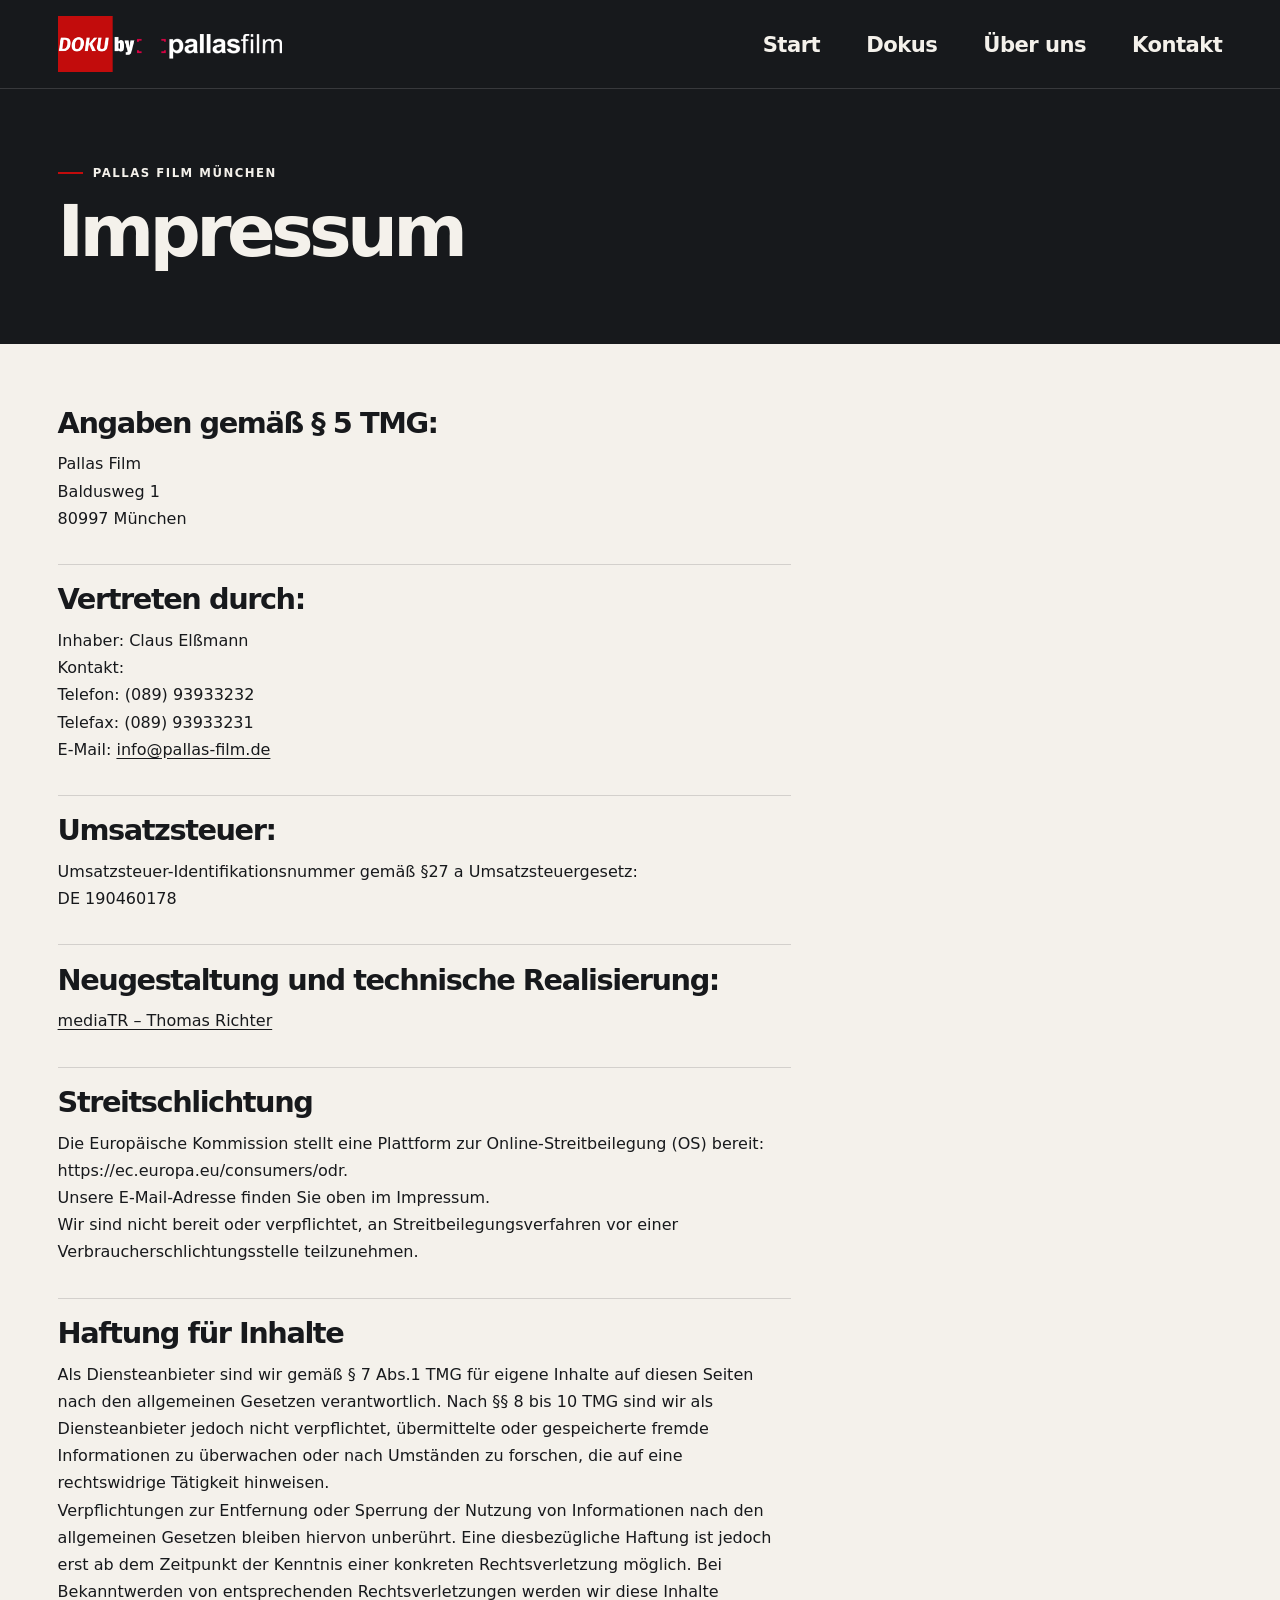
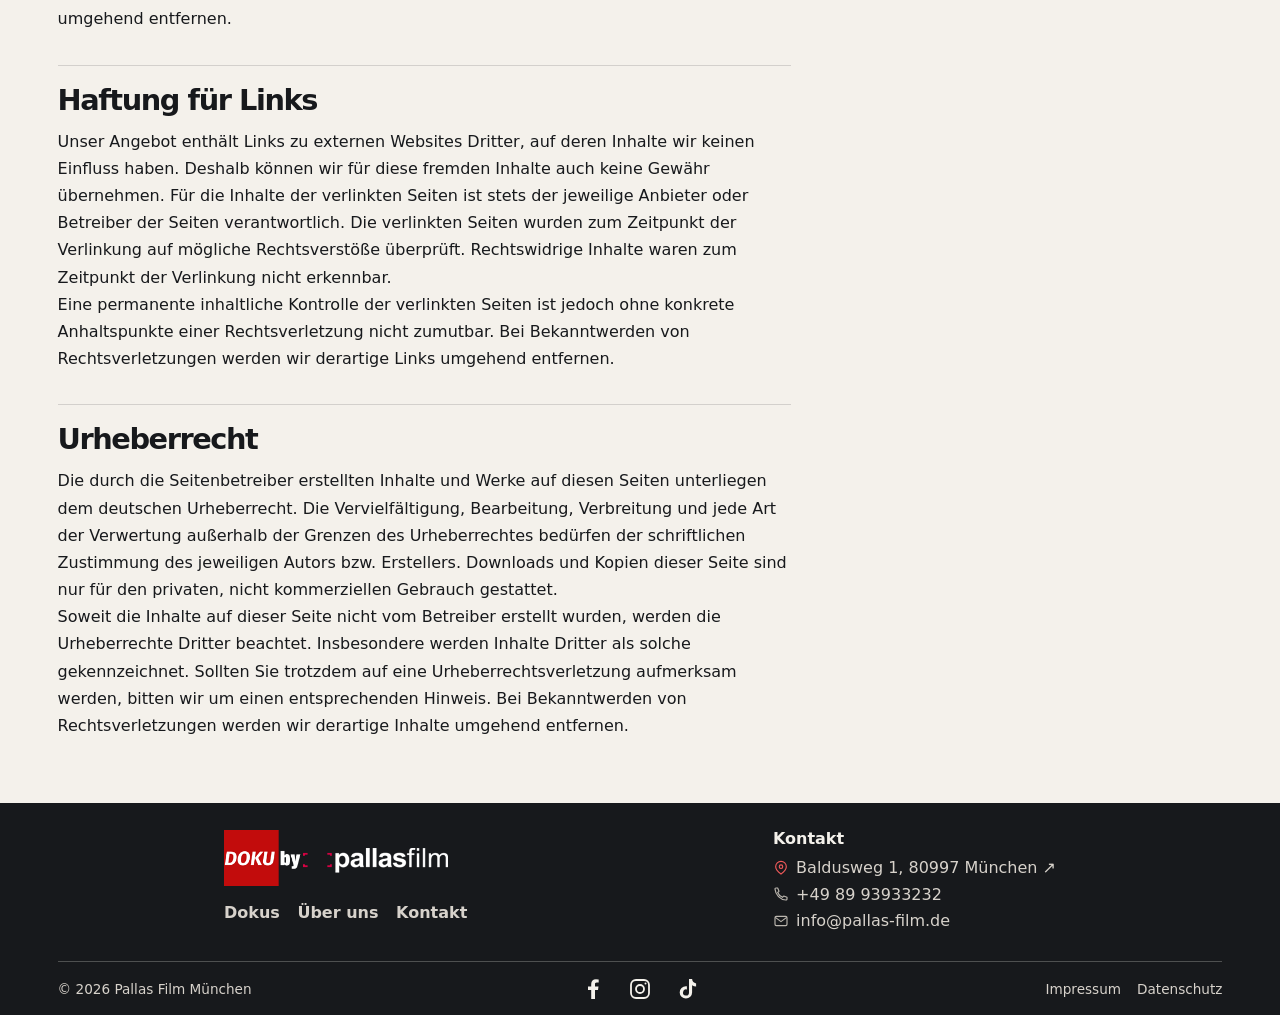
<file: entwurf/impressum.html>
<!doctype html>
<html lang="de">
<head>
  <meta name="robots" content="noindex">
  <meta charset="utf-8">
  <meta name="viewport" content="width=device-width, initial-scale=1">
  <title>Impressum · Pallas Film München</title>
  <meta name="description" content="Impressum von Pallas Film München.">
  <meta property="og:type" content="website">
  <meta property="og:locale" content="de_DE">
  <meta property="og:site_name" content="Pallas Film">
  <meta property="og:title" content="Impressum · Pallas Film München">
  <meta property="og:description" content="Impressum von Pallas Film München.">
  <link rel="icon" href="assets/favicon.png" type="image/png">
  <link rel="stylesheet" href="style.css">
</head>
<body class="legal-shell">
  <header class="site-header">
    <div class="wrap header-inner">
      <a class="brand" href="./" aria-label="Pallas Film – Startseite">
        <img src="../images/doku-by-pallas-linie206.png" alt="DOKU by pallasfilm" width="400" height="100">
      </a>
      <nav aria-label="Hauptnavigation">
        <a href="./">Start</a>
        <a href="dokus.html">Dokus</a>
        <a href="ueber-uns.html">Über uns</a>
        <a href="kontakt.html">Kontakt</a>
      </nav>
    </div>
  </header>
  <main class="legal-page">
    <header class="legal-heading">
      <div class="wrap">
        <p class="eyebrow"><span class="red-rule"></span> Pallas Film München</p>
        <h1>Impressum</h1>
      </div>
    </header>
    <div class="wrap legal-layout">
      
      <article class="legal-copy">
<h2 id="abschnitt-1">Angaben gemäß § 5 TMG:</h2><p>Pallas Film<br>Baldusweg 1<br>80997 München</p>
<h2 id="abschnitt-2">Vertreten durch:</h2><p>Inhaber: Claus Elßmann<br>Kontakt:<br>Telefon: (089) 93933232<br>Telefax: (089) 93933231<br>E-Mail: <a href="mailto:info@pallas-film.de">info@pallas-film.de</a></p>
<h2 id="abschnitt-3">Umsatzsteuer:</h2><p>Umsatzsteuer-Identifikationsnummer gemäß §27 a Umsatzsteuergesetz:<br>DE 190460178</p>
<h2 id="abschnitt-4">Neugestaltung und technische Realisierung:</h2><p><a href="https://www.mediatr.de/" target="_blank" rel="noopener">mediaTR – Thomas Richter</a></p>
<h2 id="abschnitt-5">Streitschlichtung</h2><p>Die Europäische Kommission stellt eine Plattform zur Online-Streitbeilegung (OS) bereit: https://ec.europa.eu/consumers/odr.<br>Unsere E-Mail-Adresse finden Sie oben im Impressum.<br>Wir sind nicht bereit oder verpflichtet, an Streitbeilegungsverfahren vor einer Verbraucherschlichtungsstelle teilzunehmen.</p>
<h2 id="abschnitt-6">Haftung für Inhalte</h2><p>Als Diensteanbieter sind wir gemäß § 7 Abs.1 TMG für eigene Inhalte auf diesen Seiten nach den allgemeinen Gesetzen verantwortlich. Nach §§ 8 bis 10 TMG sind wir als Diensteanbieter jedoch nicht verpflichtet, übermittelte oder gespeicherte fremde Informationen zu überwachen oder nach Umständen zu forschen, die auf eine rechtswidrige Tätigkeit hinweisen.<br>Verpflichtungen zur Entfernung oder Sperrung der Nutzung von Informationen nach den allgemeinen Gesetzen bleiben hiervon unberührt. Eine diesbezügliche Haftung ist jedoch erst ab dem Zeitpunkt der Kenntnis einer konkreten Rechtsverletzung möglich. Bei Bekanntwerden von entsprechenden Rechtsverletzungen werden wir diese Inhalte umgehend entfernen.</p>
<h2 id="abschnitt-7">Haftung für Links</h2><p>Unser Angebot enthält Links zu externen Websites Dritter, auf deren Inhalte wir keinen Einfluss haben. Deshalb können wir für diese fremden Inhalte auch keine Gewähr übernehmen. Für die Inhalte der verlinkten Seiten ist stets der jeweilige Anbieter oder Betreiber der Seiten verantwortlich. Die verlinkten Seiten wurden zum Zeitpunkt der Verlinkung auf mögliche Rechtsverstöße überprüft. Rechtswidrige Inhalte waren zum Zeitpunkt der Verlinkung nicht erkennbar.<br>Eine permanente inhaltliche Kontrolle der verlinkten Seiten ist jedoch ohne konkrete Anhaltspunkte einer Rechtsverletzung nicht zumutbar. Bei Bekanntwerden von Rechtsverletzungen werden wir derartige Links umgehend entfernen.</p>
<h2 id="abschnitt-8">Urheberrecht</h2><p>Die durch die Seitenbetreiber erstellten Inhalte und Werke auf diesen Seiten unterliegen dem deutschen Urheberrecht. Die Vervielfältigung, Bearbeitung, Verbreitung und jede Art der Verwertung außerhalb der Grenzen des Urheberrechtes bedürfen der schriftlichen Zustimmung des jeweiligen Autors bzw. Erstellers. Downloads und Kopien dieser Seite sind nur für den privaten, nicht kommerziellen Gebrauch gestattet.<br>Soweit die Inhalte auf dieser Seite nicht vom Betreiber erstellt wurden, werden die Urheberrechte Dritter beachtet. Insbesondere werden Inhalte Dritter als solche gekennzeichnet. Sollten Sie trotzdem auf eine Urheberrechtsverletzung aufmerksam werden, bitten wir um einen entsprechenden Hinweis. Bei Bekanntwerden von Rechtsverletzungen werden wir derartige Inhalte umgehend entfernen.</p>
      </article>
    </div>
  </main>
  <footer class="site-footer" id="footer">
    <div class="wrap">
      <div class="footer-main">
        <div class="footer-brand">
          <a class="brand" href="./" aria-label="Pallas Film – Startseite"><img src="../images/doku-by-pallas-linie206.png" alt="DOKU by pallasfilm" width="400" height="100"></a>
          <ul aria-label="Seitenlinks">
            <li><a href="dokus.html">Dokus</a></li>
            <li><a href="ueber-uns.html">Über uns</a></li>
            <li><a href="kontakt.html">Kontakt</a></li>
          </ul>
        </div>
        <div>
          <h2>Kontakt</h2>
          <address>
            <a class="footer-contact-link footer-location" href="https://www.google.com/maps/dir/?api=1&amp;destination=Baldusweg%201%2C%2080997%20M%C3%BCnchen" target="_blank" rel="noopener">
              <svg viewBox="0 0 24 24" fill="none" stroke="currentColor" stroke-width="1.7" aria-hidden="true"><path d="M20 10c0 5-8 11-8 11S4 15 4 10a8 8 0 1 1 16 0Z"/><circle cx="12" cy="10" r="2.6"/></svg>
              <span>Baldusweg 1, 80997 München <span aria-hidden="true">↗</span><span class="visually-hidden"> · Route in Google Maps planen</span></span>
            </a>
            <a class="footer-contact-link" href="tel:+498993933232">
              <svg viewBox="0 0 24 24" fill="none" stroke="currentColor" stroke-width="1.7" stroke-linecap="round" stroke-linejoin="round" aria-hidden="true"><path d="M7 3H4.5A1.5 1.5 0 0 0 3 4.7 18 18 0 0 0 19.3 21a1.5 1.5 0 0 0 1.7-1.5V17l-5-2-1.7 2a14 14 0 0 1-7.3-7.3L9 8Z"/></svg>
              <span>+49 89 93933232</span>
            </a>
            <a class="footer-contact-link" href="mailto:info@pallas-film.de">
              <svg viewBox="0 0 24 24" fill="none" stroke="currentColor" stroke-width="1.7" stroke-linecap="round" stroke-linejoin="round" aria-hidden="true"><rect x="3" y="5" width="18" height="14" rx="2"/><path d="m4 7 8 6 8-6"/></svg>
              <span>info@pallas-film.de</span>
            </a>
          </address>
        </div>
      </div>
      <div class="footer-bottom">
        <p>© 2026 Pallas Film München</p>
        <ul class="footer-social" aria-label="Social Media">
            <li><a href="https://www.facebook.com/claus.elssmann/" target="_blank" rel="noopener" aria-label="Facebook" title="Facebook">
              <svg viewBox="0 0 24 24" fill="currentColor" aria-hidden="true"><path d="M14 22v-9h3l.5-3.5H14V7.3c0-1 .3-1.8 1.8-1.8h1.9V2.4a24 24 0 0 0-2.8-.2c-2.8 0-4.7 1.7-4.7 4.8v2.5H7V13h3.2v9Z"/></svg>
            </a></li>
            <li><a href="https://www.instagram.com/pallas_film/" target="_blank" rel="noopener" aria-label="Instagram" title="Instagram">
              <svg viewBox="0 0 24 24" fill="none" stroke="currentColor" stroke-width="1.8" aria-hidden="true"><rect x="3" y="3" width="18" height="18" rx="5"/><circle cx="12" cy="12" r="4"/><circle cx="17.5" cy="6.5" r="1" fill="currentColor" stroke="none"/></svg>
            </a></li>
            <li><a href="https://www.tiktok.com/@pallasfilm" target="_blank" rel="noopener" aria-label="TikTok" title="TikTok">
              <svg viewBox="0 0 24 24" fill="currentColor" aria-hidden="true"><path d="M14 2h3.1a5 5 0 0 0 4 4.4v3.2a8 8 0 0 1-4-1.3v7.1a6.2 6.2 0 1 1-6.2-6.2c.4 0 .7 0 1 .1v3.3a3 3 0 1 0 2.1 2.8Z"/></svg>
            </a></li>
          </ul>
        <ul><li><a href="impressum.html">Impressum</a></li><li><a href="datenschutz.html">Datenschutz</a></li></ul>
      </div>
    </div>
  </footer>
</body>
</html>
</file>
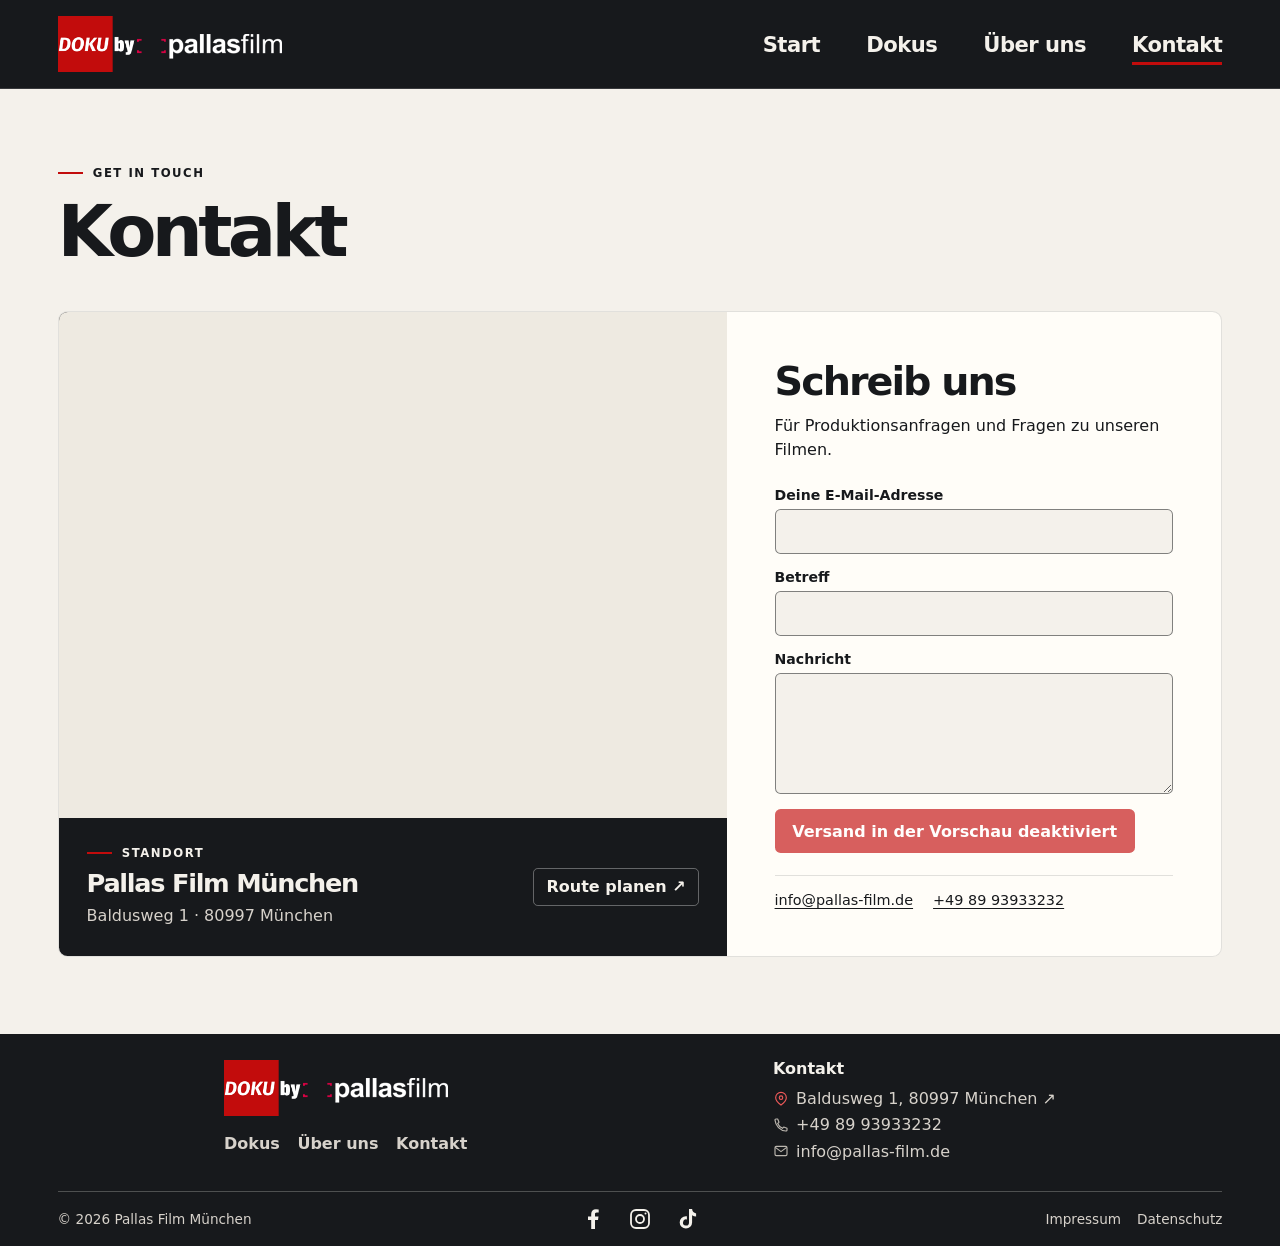
<file: entwurf/kontakt.html>
<!doctype html>
<html lang="de">
<head>
  <meta name="robots" content="noindex">
  <meta charset="utf-8">
  <meta name="viewport" content="width=device-width, initial-scale=1">
  <title>Kontakt · Pallas Film München</title>
  <meta name="description" content="Kontakt zu Pallas Film München, Baldusweg 1, 80997 München. Für Produktionsanfragen und Fragen zu unseren Filmen.">
  <meta property="og:type" content="website">
  <meta property="og:locale" content="de_DE">
  <meta property="og:site_name" content="Pallas Film">
  <meta property="og:title" content="Kontakt · Pallas Film München">
  <meta property="og:description" content="Kontakt zu Pallas Film München, Baldusweg 1, 80997 München. Für Produktionsanfragen und Fragen zu unseren Filmen.">
  <link rel="icon" href="assets/favicon.png" type="image/png">
  <link rel="stylesheet" href="style.css">
  <script src="website-inhalte.js" defer></script>
</head>
<body class="contact-shell">
  <header class="site-header">
    <div class="wrap header-inner">
      <a class="brand" href="./" aria-label="Pallas Film – Startseite">
        <img src="../images/doku-by-pallas-linie206.png" alt="DOKU by pallasfilm" width="400" height="100">
      </a>
      <nav aria-label="Hauptnavigation">
        <a href="./">Start</a>
        <a href="dokus.html">Dokus</a>
        <a href="ueber-uns.html">Über uns</a>
        <a href="kontakt.html" aria-current="page">Kontakt</a>
      </nav>
    </div>
  </header>
  <main class="contact-page">
    <div class="wrap contact-content">
      <header class="contact-intro">
        <p class="eyebrow"><span class="red-rule"></span> Get in touch</p>
        <h1 id="contact-title" data-edit="kontakt.titel">Kontakt</h1>
      </header>
      <div class="contact-layout">
        <section class="contact-location" aria-labelledby="location-title">
          <div class="contact-map" id="contact-map">
            <div class="contact-map-start">
              <a class="contact-map-preview-link" tabindex="-1" href="https://www.google.com/maps/search/?api=1&amp;query=Baldusweg%201%2C%2080997%20M%C3%BCnchen" target="_blank" rel="noopener">
                <img src="assets/baldusweg-esri.webp" width="900" height="618" alt="Straßenkarte von Untermenzing rund um den Baldusweg 1">
                <svg class="contact-map-pin" viewBox="0 0 24 30" width="28" height="35" aria-hidden="true"><path d="M12 29C9 24 1 17 1 11a11 11 0 1 1 22 0c0 6-8 13-11 18Z" fill="currentColor" stroke="#fff" stroke-width="1.5"/><circle cx="12" cy="11" r="3.5" fill="#fff"/></svg>
              </a>
              <a class="contact-map-credit" href="https://server.arcgisonline.com/ArcGIS/rest/services/World_Street_Map/MapServer" target="_blank" rel="noopener">© Esri und Datenanbieter</a>
              <a class="contact-map-open" href="https://www.google.com/maps/search/?api=1&amp;query=Baldusweg%201%2C%2080997%20M%C3%BCnchen" target="_blank" rel="noopener">In Google Maps öffnen <span aria-hidden="true">↗</span></a>
            </div>
          </div>
          <div class="contact-location-copy">
            <div>
              <p class="eyebrow"><span class="red-rule"></span> Standort</p>
              <h2 id="location-title" data-edit="kontakt.standort">Pallas Film München</h2>
              <address>Baldusweg 1 · 80997 München</address>
            </div>
            <div class="contact-location-actions">
              <a href="https://www.google.com/maps/dir/?api=1&amp;destination=Baldusweg%201%2C%2080997%20M%C3%BCnchen">Route planen <span aria-hidden="true">↗</span></a>
            </div>
          </div>
        </section>
        <section class="contact-message" aria-labelledby="contact-message-title">
          <h2 id="contact-message-title" data-edit="kontakt.formular-titel">Schreib uns</h2>
          <p data-edit="kontakt.formular-text">Für Produktionsanfragen und Fragen zu unseren Filmen.</p>
        <form class="contact-form" method="post">
          <label>Deine E-Mail-Adresse<input type="email" name="email" autocomplete="email" required></label>
          <label>Betreff<input name="subject" maxlength="120" required></label>
          <label>Nachricht<textarea name="message" rows="5" maxlength="5000" required></textarea></label>
          <button type="submit" disabled>Versand in der Vorschau deaktiviert</button>
          <p id="contact-status" role="status"></p>
        </form>
        <div class="contact-links">
          <a href="mailto:info@pallas-film.de">info@pallas-film.de</a>
          <a href="tel:+498993933232">+49 89 93933232</a>
        </div>
        </section>
      </div>
    </div>
  </main>
  <footer class="site-footer" id="footer">
    <div class="wrap">
      <div class="footer-main">
        <div class="footer-brand">
          <a class="brand" href="./" aria-label="Pallas Film – Startseite"><img src="../images/doku-by-pallas-linie206.png" alt="DOKU by pallasfilm" width="400" height="100"></a>
          <ul aria-label="Seitenlinks">
            <li><a href="dokus.html">Dokus</a></li>
            <li><a href="ueber-uns.html">Über uns</a></li>
            <li><a href="kontakt.html">Kontakt</a></li>
          </ul>
        </div>
        <div>
          <h2>Kontakt</h2>
          <address>
            <a class="footer-contact-link footer-location" href="https://www.google.com/maps/dir/?api=1&amp;destination=Baldusweg%201%2C%2080997%20M%C3%BCnchen" target="_blank" rel="noopener">
              <svg viewBox="0 0 24 24" fill="none" stroke="currentColor" stroke-width="1.7" aria-hidden="true"><path d="M20 10c0 5-8 11-8 11S4 15 4 10a8 8 0 1 1 16 0Z"/><circle cx="12" cy="10" r="2.6"/></svg>
              <span>Baldusweg 1, 80997 München <span aria-hidden="true">↗</span><span class="visually-hidden"> · Route in Google Maps planen</span></span>
            </a>
            <a class="footer-contact-link" href="tel:+498993933232">
              <svg viewBox="0 0 24 24" fill="none" stroke="currentColor" stroke-width="1.7" stroke-linecap="round" stroke-linejoin="round" aria-hidden="true"><path d="M7 3H4.5A1.5 1.5 0 0 0 3 4.7 18 18 0 0 0 19.3 21a1.5 1.5 0 0 0 1.7-1.5V17l-5-2-1.7 2a14 14 0 0 1-7.3-7.3L9 8Z"/></svg>
              <span>+49 89 93933232</span>
            </a>
            <a class="footer-contact-link" href="mailto:info@pallas-film.de">
              <svg viewBox="0 0 24 24" fill="none" stroke="currentColor" stroke-width="1.7" stroke-linecap="round" stroke-linejoin="round" aria-hidden="true"><rect x="3" y="5" width="18" height="14" rx="2"/><path d="m4 7 8 6 8-6"/></svg>
              <span>info@pallas-film.de</span>
            </a>
          </address>
        </div>
      </div>
      <div class="footer-bottom">
        <p>© 2026 Pallas Film München</p>
        <ul class="footer-social" aria-label="Social Media">
            <li><a href="https://www.facebook.com/claus.elssmann/" target="_blank" rel="noopener" aria-label="Facebook" title="Facebook">
              <svg viewBox="0 0 24 24" fill="currentColor" aria-hidden="true"><path d="M14 22v-9h3l.5-3.5H14V7.3c0-1 .3-1.8 1.8-1.8h1.9V2.4a24 24 0 0 0-2.8-.2c-2.8 0-4.7 1.7-4.7 4.8v2.5H7V13h3.2v9Z"/></svg>
            </a></li>
            <li><a href="https://www.instagram.com/pallas_film/" target="_blank" rel="noopener" aria-label="Instagram" title="Instagram">
              <svg viewBox="0 0 24 24" fill="none" stroke="currentColor" stroke-width="1.8" aria-hidden="true"><rect x="3" y="3" width="18" height="18" rx="5"/><circle cx="12" cy="12" r="4"/><circle cx="17.5" cy="6.5" r="1" fill="currentColor" stroke="none"/></svg>
            </a></li>
            <li><a href="https://www.tiktok.com/@pallasfilm" target="_blank" rel="noopener" aria-label="TikTok" title="TikTok">
              <svg viewBox="0 0 24 24" fill="currentColor" aria-hidden="true"><path d="M14 2h3.1a5 5 0 0 0 4 4.4v3.2a8 8 0 0 1-4-1.3v7.1a6.2 6.2 0 1 1-6.2-6.2c.4 0 .7 0 1 .1v3.3a3 3 0 1 0 2.1 2.8Z"/></svg>
            </a></li>
          </ul>
        <ul><li><a href="impressum.html">Impressum</a></li><li><a href="datenschutz.html">Datenschutz</a></li></ul>
      </div>
    </div>
  </footer>
  <script src="kontakt.js" defer></script>
</body>
</html>
</file>
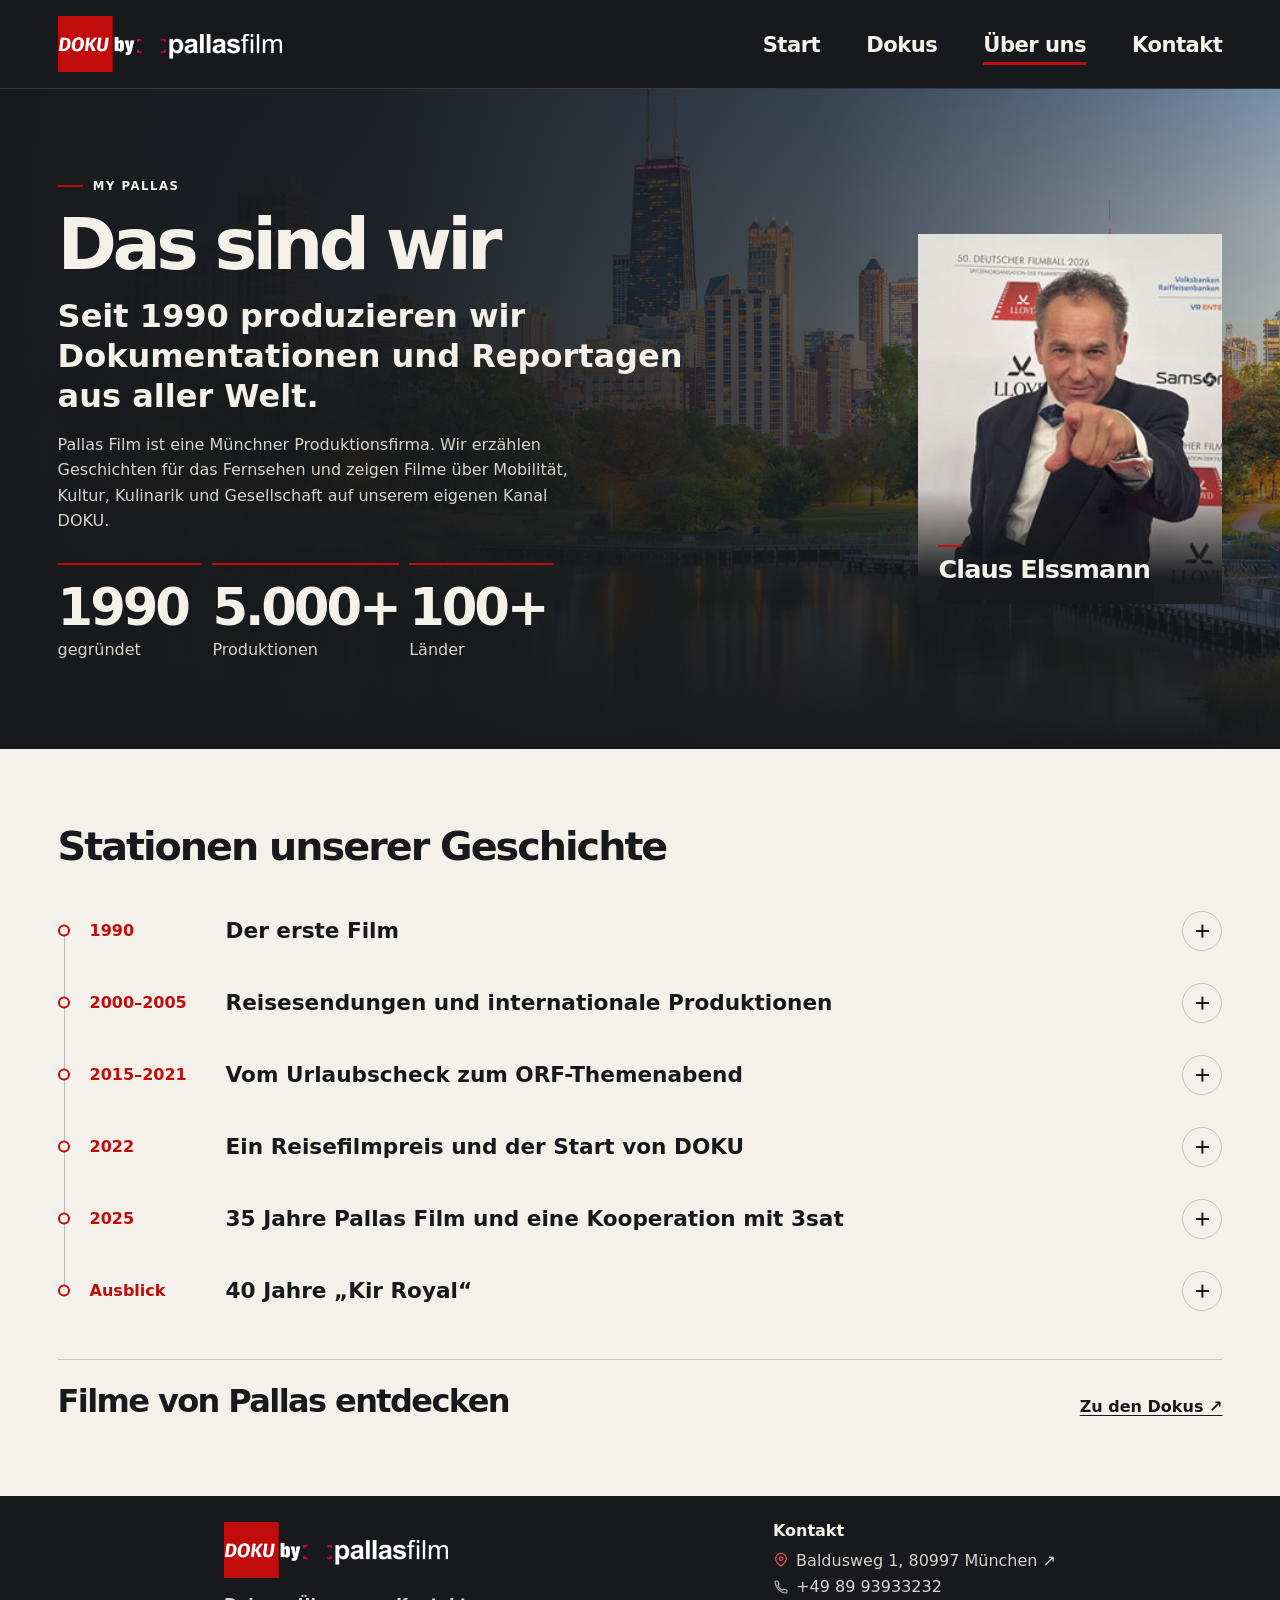
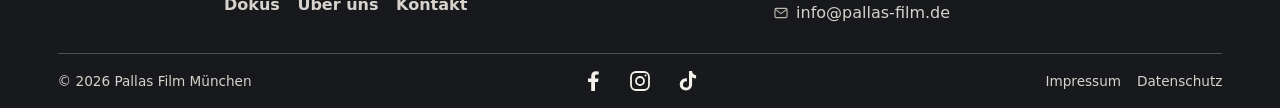
<file: entwurf/ueber-uns.html>
<!doctype html>
<html lang="de">
<head>
  <meta name="robots" content="noindex">
  <meta charset="utf-8">
  <meta name="viewport" content="width=device-width, initial-scale=1">
  <title>Über uns · My Pallas · Pallas Film München</title>
  <meta name="description" content="Pallas Film ist eine Münchner Produktionsfirma. Seit 1990 produzieren wir Dokumentationen und Reportagen aus aller Welt.">
  <meta property="og:type" content="website">
  <meta property="og:locale" content="de_DE">
  <meta property="og:site_name" content="Pallas Film">
  <meta property="og:title" content="Über uns · My Pallas · Pallas Film München">
  <meta property="og:description" content="Pallas Film ist eine Münchner Produktionsfirma. Seit 1990 produzieren wir Dokumentationen und Reportagen aus aller Welt.">
  <link rel="icon" href="assets/favicon.png" type="image/png">
  <link rel="stylesheet" href="style.css">
  <script src="website-inhalte.js" defer></script>
  <script src="ueber-uns.js" defer></script>
</head>
<body>
  <header class="site-header">
    <div class="wrap header-inner">
      <a class="brand" href="./" aria-label="Pallas Film – Startseite">
        <img src="../images/doku-by-pallas-linie206.png" alt="DOKU by pallasfilm" width="400" height="100">
      </a>
      <nav aria-label="Hauptnavigation">
        <a href="./">Start</a>
        <a href="dokus.html">Dokus</a>
        <a href="ueber-uns.html" aria-current="page">Über uns</a>
        <a href="kontakt.html">Kontakt</a>
      </nav>
    </div>
  </header>
  <main>
    <section class="about-hero" aria-labelledby="about-title">
      <div class="wrap about-intro">
        <div>
          <p class="eyebrow"><span class="red-rule"></span> My Pallas</p>
          <h1 id="about-title" data-edit="ueber-uns.titel">Das sind wir</h1>
          <p class="about-lead" data-edit="ueber-uns.vorspann">Seit 1990 produzieren wir Dokumentationen und Reportagen aus aller Welt.</p>
          <p class="about-copy" data-edit="ueber-uns.einleitung">Pallas Film ist eine Münchner Produktionsfirma. Wir erzählen Geschichten für das Fernsehen und zeigen Filme über Mobilität, Kultur, Kulinarik und Gesellschaft auf unserem eigenen Kanal DOKU.</p>
          <dl class="studio-facts">
            <div><dt>1990</dt><dd>gegründet</dd></div>
            <div><dt>5.000+</dt><dd>Produktionen</dd></div>
            <div><dt>100+</dt><dd>Länder</dd></div>
          </dl>
        </div>
        <figure class="about-portrait">
          <img src="../images/claus-filmball-portrait250.jpg" alt="Porträt von Claus Elssmann" width="250" height="304">
          <figcaption>Claus Elssmann</figcaption>
        </figure>
      </div>
    </section>
    <section class="wrap about-history" aria-labelledby="history-title">
      <h2 id="history-title" data-edit="ueber-uns.geschichte">Stationen unserer Geschichte</h2>
      <ol class="about-timeline"></ol>
      <p id="timeline-status" role="status"></p>
      <div class="about-next">
        <h2 data-edit="ueber-uns.filme">Filme von Pallas entdecken</h2>
        <a href="dokus.html">Zu den Dokus <span aria-hidden="true">↗</span></a>
      </div>
    </section>
  </main>
  <footer class="site-footer" id="footer">
    <div class="wrap">
      <div class="footer-main">
        <div class="footer-brand">
          <a class="brand" href="./" aria-label="Pallas Film – Startseite"><img src="../images/doku-by-pallas-linie206.png" alt="DOKU by pallasfilm" width="400" height="100"></a>
          <ul aria-label="Seitenlinks">
            <li><a href="dokus.html">Dokus</a></li>
            <li><a href="ueber-uns.html">Über uns</a></li>
            <li><a href="kontakt.html">Kontakt</a></li>
          </ul>
        </div>
        <div>
          <h2>Kontakt</h2>
          <address>
            <a class="footer-contact-link footer-location" href="https://www.google.com/maps/dir/?api=1&amp;destination=Baldusweg%201%2C%2080997%20M%C3%BCnchen" target="_blank" rel="noopener">
              <svg viewBox="0 0 24 24" fill="none" stroke="currentColor" stroke-width="1.7" aria-hidden="true"><path d="M20 10c0 5-8 11-8 11S4 15 4 10a8 8 0 1 1 16 0Z"/><circle cx="12" cy="10" r="2.6"/></svg>
              <span>Baldusweg 1, 80997 München <span aria-hidden="true">↗</span><span class="visually-hidden"> · Route in Google Maps planen</span></span>
            </a>
            <a class="footer-contact-link" href="tel:+498993933232">
              <svg viewBox="0 0 24 24" fill="none" stroke="currentColor" stroke-width="1.7" stroke-linecap="round" stroke-linejoin="round" aria-hidden="true"><path d="M7 3H4.5A1.5 1.5 0 0 0 3 4.7 18 18 0 0 0 19.3 21a1.5 1.5 0 0 0 1.7-1.5V17l-5-2-1.7 2a14 14 0 0 1-7.3-7.3L9 8Z"/></svg>
              <span>+49 89 93933232</span>
            </a>
            <a class="footer-contact-link" href="mailto:info@pallas-film.de">
              <svg viewBox="0 0 24 24" fill="none" stroke="currentColor" stroke-width="1.7" stroke-linecap="round" stroke-linejoin="round" aria-hidden="true"><rect x="3" y="5" width="18" height="14" rx="2"/><path d="m4 7 8 6 8-6"/></svg>
              <span>info@pallas-film.de</span>
            </a>
          </address>
        </div>
      </div>
      <div class="footer-bottom">
        <p>© 2026 Pallas Film München</p>
        <ul class="footer-social" aria-label="Social Media">
            <li><a href="https://www.facebook.com/claus.elssmann/" target="_blank" rel="noopener" aria-label="Facebook" title="Facebook">
              <svg viewBox="0 0 24 24" fill="currentColor" aria-hidden="true"><path d="M14 22v-9h3l.5-3.5H14V7.3c0-1 .3-1.8 1.8-1.8h1.9V2.4a24 24 0 0 0-2.8-.2c-2.8 0-4.7 1.7-4.7 4.8v2.5H7V13h3.2v9Z"/></svg>
            </a></li>
            <li><a href="https://www.instagram.com/pallas_film/" target="_blank" rel="noopener" aria-label="Instagram" title="Instagram">
              <svg viewBox="0 0 24 24" fill="none" stroke="currentColor" stroke-width="1.8" aria-hidden="true"><rect x="3" y="3" width="18" height="18" rx="5"/><circle cx="12" cy="12" r="4"/><circle cx="17.5" cy="6.5" r="1" fill="currentColor" stroke="none"/></svg>
            </a></li>
            <li><a href="https://www.tiktok.com/@pallasfilm" target="_blank" rel="noopener" aria-label="TikTok" title="TikTok">
              <svg viewBox="0 0 24 24" fill="currentColor" aria-hidden="true"><path d="M14 2h3.1a5 5 0 0 0 4 4.4v3.2a8 8 0 0 1-4-1.3v7.1a6.2 6.2 0 1 1-6.2-6.2c.4 0 .7 0 1 .1v3.3a3 3 0 1 0 2.1 2.8Z"/></svg>
            </a></li>
          </ul>
        <ul><li><a href="impressum.html">Impressum</a></li><li><a href="datenschutz.html">Datenschutz</a></li></ul>
      </div>
    </div>
  </footer>
</body>
</html>
</file>
<file: entwurf/style.css>
:root {
  --red: #c20c0c;
  --ink: #17191c;
  --paper: #f4f1eb;
  font-family: "Segoe UI", system-ui, sans-serif;
  color: var(--ink);
  background: var(--paper);
}

* { box-sizing: border-box; }
html { scroll-padding-top: 6rem; }
body, h1, h2, h3, p, figure { margin: 0; }
a { color: inherit; text-decoration: none; }
a:focus-visible { outline: 2px solid currentColor; outline-offset: 5px; }
.wrap { width: min(100% - clamp(3rem, 9vw, 9rem), 80rem); margin-inline: auto; }
.site-header, .feature { background: var(--ink); color: var(--paper); }
.site-header { position: sticky; top: 0; z-index: 10; border-bottom: 1px solid #ffffff24; }
.header-inner { min-height: 5.5rem; display: flex; justify-content: space-between; align-items: center; gap: 1rem; }
.brand img { display: block; width: clamp(9rem, 23vw, 14rem); height: auto; }
nav { display: flex; align-items: center; gap: clamp(1rem, 3.6vw, 3rem); font-size: clamp(1.05rem, 1.65vw, 1.35rem); font-weight: 700; letter-spacing: -.025em; }
nav a { position: relative; padding-block: .75rem; white-space: nowrap; }
nav a:hover, .section-heading a:hover { text-decoration: underline; text-underline-offset: .3em; }

.feature { position: relative; isolation: isolate; overflow: clip; }
.feature-art { position: absolute; inset: 0 0 0 24%; z-index: -1; background: var(--art) var(--position, right top) / var(--size, cover) no-repeat; }
.feature-art::after { content: ""; position: absolute; inset: 0; background: linear-gradient(90deg, var(--ink) 0%, #17191cf7 25%, #17191c8c 48%, transparent 76%), linear-gradient(0deg, var(--ink), #17191c00 42%); }
.feature-art[data-film="uhrenmesse"] { --art: url(assets/uhrenmesse-hero.webp); --size: 115% auto; --position: 100% 0%; }
.feature-art[data-film="fortis"] { --art: url(assets/fortis-hero.webp); --size: 115% auto; --position: 100% 0%; }
.feature-art[data-film="norden"] { --art: url(assets/norden-hero.webp); --size: 207% auto; --position: 98% 10%; }
.feature-art[data-film="oktoberfest"] { --art: url(assets/oktoberfest-hero.webp); --size: 115% auto; --position: 100% 0%; }
.feature-inner { min-height: 38rem; display: flex; flex-direction: column; justify-content: flex-end; gap: 2rem; padding-block: 3rem 1.6rem; }
.feature-copy { max-width: min(39rem, 63%); }
.eyebrow, .film-category { font-size: .73rem; font-weight: 700; letter-spacing: .13em; text-transform: uppercase; }
.eyebrow { display: flex; align-items: center; gap: .6rem; }
.red-rule { width: 1.6rem; height: 2px; background: var(--red); }
.dot { opacity: .6; }
h1 { margin-top: 1rem; font-size: clamp(2.65rem, 5.6vw, 5.3rem); line-height: .99; font-weight: 780; letter-spacing: -.065em; text-wrap: balance; }
.intro { margin-top: 1.25rem; max-width: 34ch; color: #d7d2cb; font-size: clamp(1rem, 1.5vw, 1.18rem); line-height: 1.55; }
.watch { display: inline-flex; align-items: center; gap: .8rem; margin-top: 1.6rem; padding: .75rem 1.15rem; min-height: 3rem; background: var(--red); color: white; font-weight: 700; }
.watch:hover { background: #a40a0a; }
.play { width: 0; height: 0; border-block: .37rem solid transparent; border-left: .59rem solid currentColor; }
.feature-controls { display: flex; align-items: center; gap: .5rem; border-top: 1px solid #f4f1eb40; padding-top: .9rem; }
.feature-controls button { color: var(--paper); background: var(--ink); border: 1px solid #f4f1eb58; min-width: 2.75rem; min-height: 2.75rem; font: 650 1.05rem/1 system-ui; cursor: pointer; }
.feature-controls button:hover { background: var(--paper); color: var(--ink); }
#feature-position { margin-right: .7rem; font-size: .85rem; font-weight: 650; font-variant-numeric: tabular-nums; letter-spacing: .1em; }
.visually-hidden { position: absolute; width: 1px; height: 1px; overflow: hidden; clip-path: inset(50%); white-space: nowrap; }

.films { padding-block: clamp(2rem, 4vw, 3.5rem); }
.section-heading { display: flex; justify-content: space-between; align-items: baseline; flex-wrap: wrap; gap: .6rem 1rem; margin-bottom: 1.3rem; }
h2 { font-size: clamp(1.9rem, 3.1vw, 2.8rem); line-height: 1.1; letter-spacing: -.05em; }
.section-heading a { font-size: .88rem; font-weight: 650; }
.section-heading a span { margin-left: .2rem; color: var(--red); }
.film-grid { display: grid; grid-template-columns: repeat(3, minmax(0, 1fr)); gap: clamp(.9rem, 2.2vw, 1.8rem); }
.film { display: block; }
.thumbnail { position: relative; background: var(--ink); }
.thumbnail img { display: block; width: 100%; height: auto; aspect-ratio: 16 / 9; object-fit: cover; }
.film-play { display: grid; place-items: center; position: absolute; bottom: .65rem; right: .65rem; width: 2.4rem; height: 2.4rem; background: var(--ink); color: white; }
.film:hover .film-play { background: var(--red); }
@media (prefers-reduced-motion: no-preference) and (hover: hover) {
  .feature-controls button, .watch, .film-play { transition: background-color 160ms ease-out, color 160ms ease-out; }
  .film, .platform-grid a { transition: transform 160ms ease-out, box-shadow 160ms ease-out; }
  .film:hover, .platform-grid a:hover { transform: translateY(-3px); }
  .platform-grid a:hover { box-shadow: 0 5px 12px #17191c12; }
}
.film-category { margin-top: .8rem; color: #a81010; }
h3 { margin-top: .25rem; font-size: clamp(1rem, 1.6vw, 1.3rem); line-height: 1.2; }

.platforms { border-top: 1px solid #17191c28; padding-block: clamp(2.5rem, 6vw, 5rem); }
.platforms h2, .studio h2 { margin-top: .65rem; }
.platform-grid, .partner-grid, .site-footer ul { margin: 0; padding: 0; list-style: none; }
.platform-grid { display: grid; grid-template-columns: repeat(auto-fit, minmax(min(100%, 9.5rem), 1fr)); gap: .65rem; margin-top: 1.5rem; }
.platform-grid a { position: relative; display: grid; place-items: center; min-height: 6.4rem; padding: 1.35rem; background: #fff; border: 1px solid #17191c20; }
.platform-grid a:hover { border-color: var(--red); }
.platform-grid img { width: 100%; max-width: 8rem; height: 2.7rem; object-fit: contain; }
.platform-grid span { position: absolute; top: .45rem; right: .65rem; color: var(--red); }
.platform-grid li:nth-child(4) a { background: var(--ink); }
.platform-grid li:nth-child(4) span { color: var(--paper); }
.studio, .site-footer { background: var(--ink); color: var(--paper); }
.studio-inner { padding-block: clamp(2.5rem, 6vw, 5rem); display: grid; grid-template-columns: 1fr 1.3fr; align-items: center; gap: 2rem; }
.studio a { display: inline-block; margin-top: 1rem; font-weight: 650; text-decoration: underline; text-underline-offset: .25em; }
.studio-facts { display: grid; grid-template-columns: repeat(3, 1fr); gap: .65rem; margin: 0; }
.studio-facts div { border-top: 2px solid var(--red); padding-top: .75rem; }
.studio-facts dt { font-size: clamp(1.65rem, 4vw, 3.7rem); font-weight: 750; letter-spacing: -.06em; }
.studio-facts dd { margin: .2rem 0 0; color: #d7d2cb; font-size: clamp(.83rem, 1.4vw, 1rem); }
.studio-watch { position: relative; isolation: isolate; overflow: hidden; }
.studio-watch-art { position: absolute; z-index: -1; inset: 0 0 0 34%; }
.studio-watch-art img { display: block; width: 100%; height: 100%; object-fit: cover; }
.studio-watch-art::after { content: ""; position: absolute; inset: 0; background: linear-gradient(90deg, var(--ink), #17191ce8 21%, #17191c47 64%, #17191c14), linear-gradient(0deg, #17191c8c, transparent 55%); }
.studio-watch .studio-inner { display: grid; grid-template-columns: minmax(0, 34rem); justify-items: start; gap: 1.65rem; padding-block: clamp(3rem, 7vw, 6rem); }
.studio-watch h2 { font-size: clamp(2.2rem, 4.8vw, 4.25rem); line-height: 1.01; }
.studio-intro { max-width: 38ch; margin-top: .9rem; color: #e1dcd5; line-height: 1.55; }
.studio-watch .studio-facts { width: min(100%, 30rem); }
.studio-watch a { margin-top: 0; }
.partners { padding-block: clamp(2.5rem, 6vw, 5rem); }
.partners h2 { text-align: center; }
.partner-grid { display: flex; flex-wrap: wrap; justify-content: center; gap: .75rem 1.25rem; margin-top: 2rem; padding-block: 1.15rem; border-block: 1px solid #17191c28; }
.partner-grid li { flex: 0 1 9.5rem; display: grid; place-items: center; min-height: 5rem; padding: .55rem; }
.partner-grid img { width: 100%; max-width: 8.4rem; height: 3.65rem; object-fit: contain; mix-blend-mode: multiply; }
.footer-main { display: grid; grid-template-columns: minmax(0, 1fr) auto; align-items: start; gap: 1.25rem 2rem; padding-block: 1.65rem; }
#footer .footer-main { max-width: 52rem; margin-inline: auto; }
.footer-brand .brand { display: inline-block; }
.footer-brand ul { display: flex; flex-wrap: wrap; gap: .25rem 1.1rem; margin-top: .65rem; font-weight: 650; }
.footer-main h2 { font-size: 1rem; letter-spacing: 0; margin-bottom: .5rem; }
.footer-main address, .footer-main ul { font-style: normal; line-height: 1.65; color: #d7d2cb; }
.footer-main address { overflow-wrap: anywhere; }
.footer-contact-link { display: flex; align-items: flex-start; gap: .45rem; width: fit-content; max-width: 100%; }
.footer-contact-link svg { width: 1rem; height: 1rem; flex: none; margin-top: .3em; color: #bcb7af; }
.footer-location svg { color: #f05a5a; }
.footer-main .footer-social { display: flex; flex-wrap: wrap; gap: .2rem; margin-left: -.45rem; }
.footer-social a { display: grid; place-items: center; width: 2.75rem; height: 2.75rem; color: var(--paper); }
.footer-social a:hover, .footer-social a:focus-visible { color: #f05a5a; }
.footer-social svg { width: 1.5rem; height: 1.5rem; }
.footer-bottom { display: flex; flex-wrap: wrap; justify-content: space-between; gap: .45rem 1rem; padding-block: .7rem; border-top: 1px solid #f4f1eb40; color: #d7d2cb; font-size: .85rem; }
.footer-bottom ul { display: flex; flex-wrap: wrap; gap: 1rem; }
#footer .footer-bottom { display: grid; grid-template-columns: 1fr auto 1fr; align-items: center; padding-block: .3rem; }
#footer .footer-bottom .footer-social { gap: .2rem; }
#footer .footer-bottom ul:last-child { justify-self: end; }
.site-footer a:hover { text-decoration: underline; text-underline-offset: .25em; }

.site-header [aria-current="page"]::after { content: ""; position: absolute; inset: auto 0 .25rem; height: 3px; background: var(--red); }
.about-hero {
  background: linear-gradient(90deg, #17191c 0%, #17191cf2 30%, #17191cb8 64%, #17191c45),
    linear-gradient(0deg, #17191c 0%, #17191c00 65%),
    var(--ink) url("assets/skyline-hero.webp") center 56% / cover no-repeat;
  color: var(--paper);
}
.about-intro { display: grid; grid-template-columns: minmax(0, 1fr) minmax(0, 22rem); align-items: center; gap: clamp(2rem, 7vw, 7rem); padding-block: clamp(3rem, 7vw, 6rem); }
.about-intro h1 { text-wrap: initial; }
.about-lead { max-width: 30ch; margin-top: 1rem; font-size: clamp(1.2rem, 2.6vw, 2rem); font-weight: 650; line-height: 1.25; }
.about-copy { max-width: 53ch; margin-top: 1rem; color: #d7d2cb; line-height: 1.6; }
.about-intro .studio-facts { max-width: 31rem; margin-top: 1.8rem; }
.about-portrait { position: relative; isolation: isolate; width: min(100%, 19rem); justify-self: end; overflow: hidden; background: var(--ink); }
.about-portrait img { display: block; width: 100%; height: auto; }
.about-portrait figcaption { position: absolute; inset: auto 0 0; padding: 3.5rem 1.25rem 1.25rem; background: linear-gradient(transparent, #17191cf7 78%); font-size: clamp(1.2rem, 2vw, 1.65rem); line-height: 1.1; font-weight: 750; letter-spacing: -.035em; }
.about-portrait figcaption::before { content: ""; display: block; width: 1.5rem; height: 2px; margin-bottom: .55rem; background: var(--red); }
@media (prefers-reduced-motion: no-preference) {
  .about-intro > div, .about-portrait { animation: about-enter 520ms cubic-bezier(.22, .65, .3, 1); }
  .about-intro > div { --about-offset: 0 18px; }
  .about-portrait { --about-offset: 20px 14px; --about-scale: .96; }
  @keyframes about-enter {
    from { opacity: .35; translate: var(--about-offset); scale: var(--about-scale, 1); }
  }
}
.about-history { padding-block: clamp(2.5rem, 6vw, 5rem); }
.about-timeline { list-style: none; padding: 0; margin: 1.6rem 0 2rem; }
.about-timeline li { position: relative; padding-inline-start: 2rem; }
.about-timeline li::before { content: ""; position: absolute; inset: 2.25rem auto -2.25rem .38rem; width: 1px; background: #17191c40; }
.about-timeline li:last-child::before { display: none; }
.about-timeline summary { position: relative; display: grid; grid-template-columns: 7.5rem 1fr auto; align-items: center; gap: .75rem 1rem; padding-block: 1rem; list-style: none; cursor: pointer; }
.about-timeline summary::before { content: ""; position: absolute; top: 2.25rem; left: -2rem; translate: 0 -50%; width: .8rem; height: .8rem; border: 2px solid var(--red); border-radius: 50%; box-sizing: border-box; background: var(--paper); }
.about-timeline details[open] summary::before { background: var(--red); }
.about-timeline summary:focus-visible { outline: 2px solid var(--red); outline-offset: 3px; }
.about-timeline summary::-webkit-details-marker { display: none; }
.about-timeline summary strong { font-size: clamp(1.05rem, 2.2vw, 1.35rem); line-height: 1.2; }
.about-timeline summary:hover strong { text-decoration: underline; text-underline-offset: .22em; }
.timeline-icon { position: relative; width: 2.5rem; height: 2.5rem; border: 1px solid #17191c38; border-radius: 50%; color: var(--ink); }
.timeline-icon::before, .timeline-icon::after { content: ""; position: absolute; inset: 0; margin: auto; width: .8rem; height: 2px; background: currentColor; }
.timeline-icon::after { rotate: 90deg; }
.about-timeline details[open] .timeline-icon { color: var(--red); border-color: currentColor; }
.about-timeline details[open] .timeline-icon::after { display: none; }
.about-year { font-weight: 750; color: var(--red); }
.about-timeline details > p { margin-inline-start: 8.5rem; max-width: 63ch; line-height: 1.6; }
.about-timeline details > p + p { margin-top: .75rem; }
.about-timeline details > p:last-child { padding-bottom: 1.3rem; }
@media (prefers-reduced-motion: no-preference) {
  @supports (interpolate-size: allow-keywords) and selector(details::details-content) {
    .about-timeline details { interpolate-size: allow-keywords; }
    .about-timeline details::details-content {
      block-size: 0;
      opacity: 0;
      overflow: clip;
      transition: block-size 320ms cubic-bezier(.25, .65, .3, 1),
        opacity 320ms ease, content-visibility 320ms allow-discrete;
    }
    .about-timeline details[open]::details-content { block-size: auto; opacity: 1; }
  }
}
.about-next { display: flex; align-items: baseline; justify-content: space-between; flex-wrap: wrap; gap: .8rem 1rem; border-top: 1px solid #17191c30; padding-top: 1.5rem; }
.about-next h2 { font-size: clamp(1.3rem, 3vw, 2rem); }
.about-next a { font-weight: 700; text-decoration: underline; text-underline-offset: .2em; }

.catalog-hero { background: var(--ink); color: var(--paper); padding-block: clamp(3rem, 7vw, 6rem); }
.catalog-hero h1 { margin-block: .65rem; font-size: clamp(2.3rem, 7.5vw, 6rem); letter-spacing: -.06em; overflow-wrap: anywhere; }
.catalog-hero h1 + p { color: #d7d2cb; font-size: clamp(1rem, 2vw, 1.35rem); }
@media (prefers-reduced-motion: no-preference) {
  .catalog-hero > .wrap { animation: catalog-intro 420ms cubic-bezier(.22, .65, .3, 1) both; }
  @keyframes catalog-intro {
    from { opacity: .55; translate: 0 14px; }
    to { opacity: 1; translate: none; }
  }
}
.catalog-background { background: linear-gradient(180deg, #ded4c5, #eae2d6 13rem, var(--paper) 38rem); }
.catalog { padding-block: clamp(2.5rem, 6vw, 5rem); }
.catalog-heading { display: flex; align-items: end; justify-content: space-between; flex-wrap: wrap; gap: 1rem 2rem; }
.catalog-heading label { display: grid; gap: .35rem; width: min(100%, 20rem); font-weight: 650; }
.catalog-heading input { padding: .75rem; border: 1px solid #17191c85; background: transparent; color: inherit; font: inherit; }
.catalog-heading input::placeholder { color: #17191cab; opacity: 1; }
#catalog-status { margin-block: 1rem; }
.catalog-toolbar { display: flex; flex-wrap: wrap; align-items: center; justify-content: space-between; column-gap: 1rem; }
.contact-shell { min-height: 100vh; display: flex; flex-direction: column; }
.legal-shell { min-height: 100vh; display: flex; flex-direction: column; }
.legal-page { flex: 1; }
.legal-heading { padding-block: clamp(2.5rem, 6vw, 5rem); background: var(--ink); color: var(--paper); }
.legal-heading h1 { overflow-wrap: anywhere; }
.legal-layout { display: grid; align-items: start; gap: 2rem 4rem; padding-block: clamp(2rem, 5vw, 4rem); }
.legal-layout:has(.legal-index) { grid-template-columns: minmax(0, 15rem) minmax(0, 1fr); }
.legal-index { border-top: 2px solid var(--red); padding-top: 1rem; }
.legal-index p { font-weight: 750; }
.legal-index ul { list-style: none; padding: 0; margin: .7rem 0 0; }
.legal-index li { margin-top: .6rem; }
.legal-index a:hover, .legal-copy a { text-decoration: underline; text-underline-offset: .2em; }
.legal-copy { max-width: 72ch; line-height: 1.7; overflow-wrap: anywhere; }
.legal-copy h2 { font-size: clamp(1.3rem, 2.3vw, 1.8rem); scroll-margin-top: 1rem; }
.legal-copy h2:not(:first-child) { margin-top: 2rem; padding-top: 1.2rem; border-top: 1px solid #17191c26; }
.legal-copy p { margin-top: .7rem; }
.legal-copy h3 { margin-top: 1.5rem; }
.legal-copy h2 + h3 { margin-top: .9rem; }
.legal-copy ul { margin: .7rem 0 0; padding-inline-start: 1.25rem; }
@media (max-width: 48rem) {
  .legal-layout:has(.legal-index) { grid-template-columns: 1fr; }
}
.contact-page { flex: 1; background: var(--paper); }
.contact-content { padding-block: clamp(2.75rem, 6vw, 5rem); }
.contact-intro { margin-bottom: clamp(1.5rem, 4vw, 2.75rem); }
.contact-layout { display: grid; grid-template-columns: minmax(0, 1.35fr) minmax(0, 1fr); border: 1px solid #17191c20; border-radius: .6rem; overflow: hidden; background: #fffdf8; }
.contact-message { padding: clamp(1.4rem, 4vw, 3rem); }
.contact-message > p { margin-top: .65rem; line-height: 1.5; }
.contact-form { display: grid; gap: .95rem; margin-top: 1.6rem; }
.contact-form label { display: grid; gap: .35rem; font-size: .88rem; font-weight: 650; }
.contact-form :is(input, textarea) { width: 100%; padding: .75rem .85rem; border: 1px solid #17191c85; border-radius: .35rem; background: var(--paper); color: inherit; font: inherit; font-size: 1rem; font-weight: 400; }
.contact-form :is(input, textarea):focus-visible { outline: 2px solid var(--red); outline-offset: 2px; }
.contact-form textarea { resize: vertical; }
.contact-form button { justify-self: start; padding: .8rem 1.1rem; border: 0; border-radius: .35rem; background: var(--red); color: white; font: inherit; font-weight: 700; cursor: pointer; }
.contact-form button:disabled { opacity: .65; cursor: wait; }
#contact-status:empty { display: none; }
#timeline-editor[hidden] { display: none; }
#timeline-fields { display: grid; gap: 1rem; }
#timeline-fields fieldset { min-width: 0; margin: 0; padding: 1rem; border: 1px solid #17191c36; display: grid; gap: .75rem; }
.contact-links { display: flex; flex-wrap: wrap; gap: .65rem 1.25rem; margin-top: 1.35rem; padding-top: 1rem; border-top: 1px solid #17191c20; font-size: .9rem; }
.contact-links a { overflow-wrap: anywhere; text-decoration: underline; text-underline-offset: .2em; }
.contact-links a:hover { color: var(--red); }
.contact-location { display: flex; flex-direction: column; background: var(--ink); color: var(--paper); }
.contact-map { position: relative; display: grid; flex: 1; min-height: 19rem; background: #eeeae1; color: var(--ink); }
.contact-map-start { position: relative; }
.contact-map-preview-link { position: absolute; inset: 0; }
.contact-map-open { position: absolute; z-index: 1; top: .75rem; left: .75rem; padding: .5rem .7rem; border: 1px solid #17191c33; border-radius: .3rem; background: #fffdf8; color: var(--ink); font-size: .85rem; font-weight: 650; }
.contact-map-open:hover { text-decoration: underline; text-underline-offset: .18em; }
.contact-map-start img { position: absolute; inset: 0; width: 100%; height: 100%; object-fit: cover; }
.contact-map-pin { position: absolute; top: 50%; left: 50%; transform: translate(-50%, -100%); color: var(--red); filter: drop-shadow(0 1px 2px #17191c40); }
.contact-map-credit { position: absolute; background: #fffdf8; color: var(--ink); }
.contact-map-credit { bottom: .35rem; right: .4rem; padding: .12rem .3rem; font-size: .7rem; text-decoration: underline; }
.contact-map iframe { position: absolute; inset: 0; width: 100%; height: 100%; border: 0; }
.contact-map iframe[hidden] { display: block; visibility: hidden; }
.contact-location-actions { display: flex; flex-wrap: wrap; gap: .5rem; }
.contact-location-copy { display: flex; flex-wrap: wrap; justify-content: space-between; align-items: center; gap: .8rem 1.25rem; padding: clamp(1rem, 3vw, 1.75rem); }
.contact-location h2 { margin-top: .55rem; font-size: clamp(1.25rem, 2vw, 1.65rem); }
.contact-location address { margin-top: .45rem; color: #d7d2cb; font-style: normal; line-height: 1.5; }
.contact-location-actions a { padding: .55rem .75rem; border: 1px solid #ffffff55; border-radius: .3rem; font-weight: 650; }
.contact-location-actions a:hover { border-color: var(--paper); }
@media (prefers-reduced-motion: no-preference) {
  .contact-intro { animation: contact-arrive 280ms cubic-bezier(.22,.65,.3,1) both; }
  .contact-layout { animation: contact-arrive 280ms cubic-bezier(.22,.65,.3,1) 45ms both; }
  .contact-form button, .contact-location-actions a { transition: transform 160ms ease-out, border-color 160ms ease-out; }
  .contact-form button:active:not(:disabled), .contact-location-actions a:active { transform: scale(.97); }
}
@keyframes contact-arrive {
  from { opacity: .76; transform: translateY(.75rem); }
  to { opacity: 1; transform: translateY(0); }
}
@media (max-width: 44rem) {
  .contact-layout { grid-template-columns: 1fr; }
}

.catalog-toolbar .catalog-pages:not([hidden]) { margin: .5rem 0 1rem auto; }
.catalog-grid { list-style: none; padding: 0; margin: 0; display: grid; grid-template-columns: repeat(auto-fill, minmax(min(100%, 18rem), 1fr)); gap: 2rem 1.5rem; }
.catalog-grid a { display: flex; flex-direction: column; height: 100%; border: 1px solid #17191c19; border-radius: .4rem; background: #fffdf8; box-shadow: 0 2px 5px #17191c0e; }
.catalog-card-media { position: relative; overflow: hidden; border-radius: .35rem .35rem 0 0; }
.catalog-card-play { position: absolute; right: .65rem; bottom: .65rem; display: grid; place-items: center; width: 2.25rem; height: 2.25rem; border: 1px solid #ffffff6b; border-radius: 50%; background: var(--ink); color: white; }
.catalog-card-play::after { content: ""; width: .6rem; height: .7rem; margin-left: .12rem; background: currentColor; clip-path: polygon(0 0, 100% 50%, 0 100%); }
.catalog-grid a:is(:hover, :focus-visible) .catalog-card-play { background: var(--red); }
.catalog-grid img { display: block; width: 100%; aspect-ratio: 16 / 9; object-fit: cover; background: var(--ink); }
.catalog-grid h3 { padding: .8rem .9rem 1rem; font-size: 1rem; font-weight: 600; line-height: 1.4; text-wrap: pretty; overflow-wrap: anywhere; }
@media (prefers-reduced-motion: no-preference) and (hover: hover) {
  .catalog-grid a { transition: transform 160ms ease-out, box-shadow 160ms ease-out; }
  .catalog-grid a:hover { transform: translateY(-3px); box-shadow: 0 7px 16px #17191c19; }
  .catalog-card-play, .catalog-pages button, .catalog-youtube { transition: background-color 160ms ease-out, color 160ms ease-out, border-color 160ms ease-out; }
}
#catalog-title { scroll-margin-top: 1rem; }
.catalog-pages:not([hidden]) { display: grid; grid-template-columns: 2.75rem 1fr 2.75rem; align-items: center; width: min(100%, 20rem); margin: 2.5rem auto 0; border: 1px solid #17191c24; border-radius: .4rem; background: #fffdf8; text-align: center; }
.catalog-pages [data-page-label] { font-size: .9rem; font-weight: 650; font-variant-numeric: tabular-nums; }
.catalog-pages button { min-height: 2.75rem; padding: 0; border: 0; border-radius: .35rem; background: transparent; color: inherit; font: inherit; font-size: 1.2rem; cursor: pointer; }
.catalog-pages button:enabled:hover { color: var(--red); background: #c20c0c0d; }
.catalog-pages button:focus-visible { outline: 2px solid var(--red); outline-offset: -2px; }
.catalog-pages button:disabled { opacity: .45; cursor: default; }
.catalog-profile { display: flex; flex-wrap: wrap; align-items: center; gap: 1.5rem 2.5rem; margin-top: 2rem; padding-top: 1.5rem; border-top: 1px solid #ffffff32; }
.catalog-identity { display: flex; align-items: center; gap: .85rem; }
.catalog-identity strong { display: block; font-size: 1.25rem; }
.catalog-identity div span, .catalog-metrics dt { color: #d7d2cb; font-size: .85rem; }
.catalog-avatar { display: grid; place-items: center; width: 3.25rem; aspect-ratio: 1; border-radius: 50%; background: var(--red); color: white; font-style: italic; font-weight: 900; }
.catalog-metrics { display: flex; flex-wrap: wrap; gap: .75rem 1.5rem; margin: 0; }
.catalog-metrics[hidden] { display: none; }
.catalog-metrics div { display: flex; flex-direction: column-reverse; gap: .2rem; }
.catalog-metrics div[hidden] { display: none; }
.catalog-metrics dd { margin: 0; font-size: 1.2rem; font-weight: 750; font-variant-numeric: tabular-nums; }
.catalog-youtube { margin-inline-start: auto; padding: .7rem .95rem; border: 1px solid #ffffff65; font-weight: 700; }
.catalog-youtube:hover { background: var(--red); border-color: var(--red); color: white; }
@media (max-width: 44rem) {
  .catalog-metrics { width: 100%; }
  .catalog-youtube { margin-inline-start: 0; }
}

@media (max-width: 44rem) {
  .about-intro { grid-template-columns: 1fr; }
  .about-portrait { justify-self: start; }
  .about-timeline summary { grid-template-columns: 1fr auto; gap: .25rem 1rem; min-height: 4.5rem; }
  .about-timeline summary strong { grid-column: 1; }
  .timeline-icon { grid-column: 2; grid-row: 1 / span 2; }
  .about-timeline details > p { margin-inline-start: 0; }
  .wrap { width: calc(100% - 2rem); }
  .header-inner { min-height: 4.6rem; }
  .feature-inner { min-height: 35rem; gap: 1.35rem; padding-top: 13rem; }
  .feature-copy { max-width: 32rem; }
  .feature-art { inset: 0 0 24% 0; background-size: max(var(--mobile-size, 115%), 37rem) auto; }
  .feature-art[data-film="norden"] { --mobile-size: 185%; }
  .feature-art::after { background: linear-gradient(0deg, var(--ink) 0%, #17191ceb 27%, transparent 87%); }
  .film-grid { grid-template-columns: 1fr; gap: 1.65rem; }
  .studio-inner { grid-template-columns: 1fr; }
  .studio-watch-art { inset: 0 0 auto 0; height: 15rem; }
  .studio-watch-art::after { background: linear-gradient(0deg, var(--ink), #17191c33 65%); }
  .studio-watch .studio-inner { padding-top: 12rem; }
  .partner-grid li { flex-basis: clamp(5rem, 26vw, 8rem); }
  #footer .footer-bottom { display: flex; }
}

@media (max-width: 23rem) {
  nav { font-size: .8rem; gap: .65rem; }
  .brand img { width: 7.25rem; }
}

@media (max-width: 30rem) {
  .header-inner { flex-wrap: wrap; justify-content: center; gap: 0; padding-top: .5rem; }
  .header-inner nav { justify-content: center; width: 100%; gap: clamp(.55rem, 3vw, 1rem); font-size: .9rem; }
  .footer-main { grid-template-columns: 1fr; }
}
</file>
